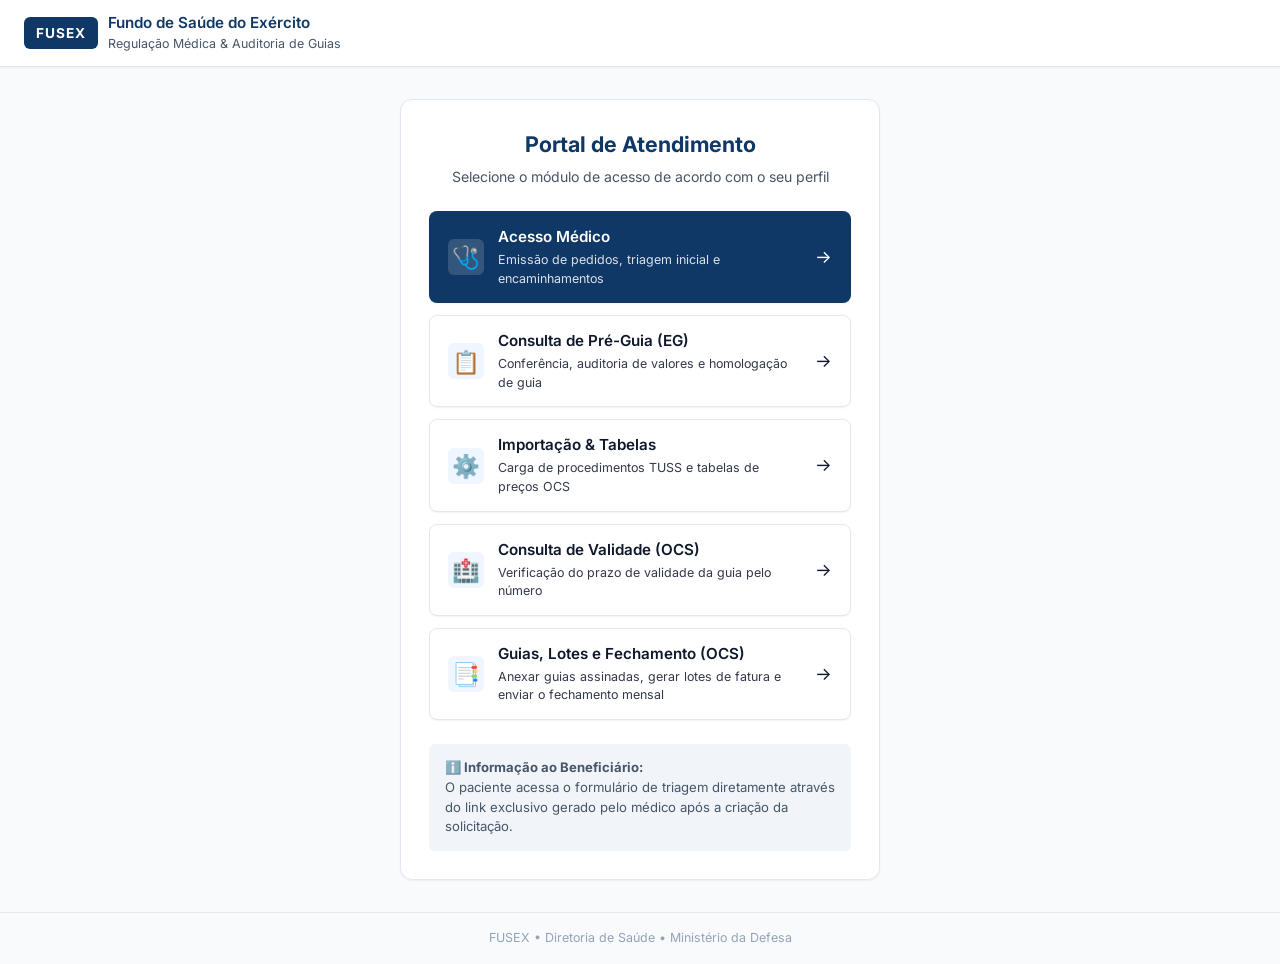
<file: fusex/src/main/resources/static/index.html>
<!DOCTYPE html>
<html lang="pt-BR">
<head>
<meta charset="UTF-8">
<meta name="viewport" content="width=device-width, initial-scale=1.0">
<title>FUSEX - Sistema de Regulação e Saúde Suplementar</title>
<link rel="stylesheet" href="css/fusex-theme.css">
<style>
  .portal-wrap {
    min-height: 100vh;
    display: flex;
    flex-direction: column;
  }
  .portal-body {
    flex: 1;
    display: flex;
    align-items: center;
    justify-content: center;
    padding: 32px 16px;
  }
  .portal-card {
    max-width: 480px;
    width: 100%;
  }
  .portal-options {
    display: flex;
    flex-direction: column;
    gap: 12px;
    margin-top: 24px;
  }
  .portal-btn {
    display: flex;
    align-items: center;
    gap: 14px;
    padding: 14px 18px;
    background: #fff;
    border: 1px solid var(--border-color);
    border-radius: var(--radius-md);
    text-decoration: none;
    color: var(--text-main);
    transition: all 0.2s cubic-bezier(0.4, 0, 0.2, 1);
    box-shadow: var(--shadow-sm);
  }
  .portal-btn:hover {
    border-color: var(--color-primary);
    transform: translateY(-2px);
    box-shadow: var(--shadow-md);
    background: var(--bg-subtle);
  }
  .portal-btn.primary {
    background: var(--color-primary);
    color: #fff;
    border-color: transparent;
  }
  .portal-btn.primary:hover {
    background: var(--color-primary-hover);
  }
  .portal-btn-icon {
    font-size: 1.4em;
    width: 36px;
    height: 36px;
    display: flex;
    align-items: center;
    justify-content: center;
    border-radius: var(--radius-sm);
    background: rgba(255, 255, 255, 0.15);
  }
  .portal-btn:not(.primary) .portal-btn-icon {
    background: var(--color-primary-light);
    color: var(--color-primary);
  }
  .portal-btn-info {
    flex: 1;
    text-align: left;
  }
  .portal-btn-title {
    font-weight: 600;
    font-size: 0.95em;
  }
  .portal-btn-desc {
    font-size: 0.78em;
    opacity: 0.85;
    margin-top: 2px;
  }
  .info-box {
    margin-top: 24px;
    padding: 14px 16px;
    background: var(--bg-muted);
    border-radius: var(--radius-sm);
    font-size: 0.82em;
    color: var(--text-muted);
    line-height: 1.5;
  }
  .footer {
    text-align: center;
    padding: 16px;
    font-size: 0.78em;
    color: var(--text-subtle);
    border-top: 1px solid var(--border-color);
  }
</style>
</head>
<body>
<div class="portal-wrap">
  <header class="app-header">
    <div class="brand-badge">
      <span class="brand-logo">FUSEX</span>
      <div>
        <div class="brand-title">Fundo de Saúde do Exército</div>
        <div class="brand-subtitle">Regulação Médica &amp; Auditoria de Guias</div>
      </div>
    </div>
  </header>

  <main class="portal-body">
    <div class="card portal-card">
      <div style="text-align: center; margin-bottom: 20px;">
        <h1 class="card-title">Portal de Atendimento</h1>
        <p class="card-subtitle">Selecione o módulo de acesso de acordo com o seu perfil</p>
      </div>

      <div class="portal-options">
        <a class="portal-btn primary" href="login.html">
          <div class="portal-btn-icon">🩺</div>
          <div class="portal-btn-info">
            <div class="portal-btn-title">Acesso Médico</div>
            <div class="portal-btn-desc">Emissão de pedidos, triagem inicial e encaminhamentos</div>
          </div>
          <span style="font-size: 1.1em;">→</span>
        </a>

        <a class="portal-btn" href="guia.html">
          <div class="portal-btn-icon">📋</div>
          <div class="portal-btn-info">
            <div class="portal-btn-title">Consulta de Pré-Guia (EG)</div>
            <div class="portal-btn-desc">Conferência, auditoria de valores e homologação de guia</div>
          </div>
          <span style="font-size: 1.1em;">→</span>
        </a>

        <a class="portal-btn" href="importacao.html">
          <div class="portal-btn-icon">⚙️</div>
          <div class="portal-btn-info">
            <div class="portal-btn-title">Importação &amp; Tabelas</div>
            <div class="portal-btn-desc">Carga de procedimentos TUSS e tabelas de preços OCS</div>
          </div>
          <span style="font-size: 1.1em;">→</span>
        </a>

        <a class="portal-btn" href="validade-guia.html">
          <div class="portal-btn-icon">🏥</div>
          <div class="portal-btn-info">
            <div class="portal-btn-title">Consulta de Validade (OCS)</div>
            <div class="portal-btn-desc">Verificação do prazo de validade da guia pelo número</div>
          </div>
          <span style="font-size: 1.1em;">→</span>
        </a>

        <a class="portal-btn" href="guias-ocs.html">
          <div class="portal-btn-icon">📑</div>
          <div class="portal-btn-info">
            <div class="portal-btn-title">Guias, Lotes e Fechamento (OCS)</div>
            <div class="portal-btn-desc">Anexar guias assinadas, gerar lotes de fatura e enviar o fechamento mensal</div>
          </div>
          <span style="font-size: 1.1em;">→</span>
        </a>
      </div>

      <div class="info-box">
        <strong>ℹ️ Informação ao Beneficiário:</strong><br>
        O paciente acessa o formulário de triagem diretamente através do link exclusivo gerado pelo médico após a criação da solicitação.
      </div>
    </div>
  </main>

  <footer class="footer">
    FUSEX &bull; Diretoria de Saúde &bull; Ministério da Defesa
  </footer>
</div>
</body>
</html>
</file>
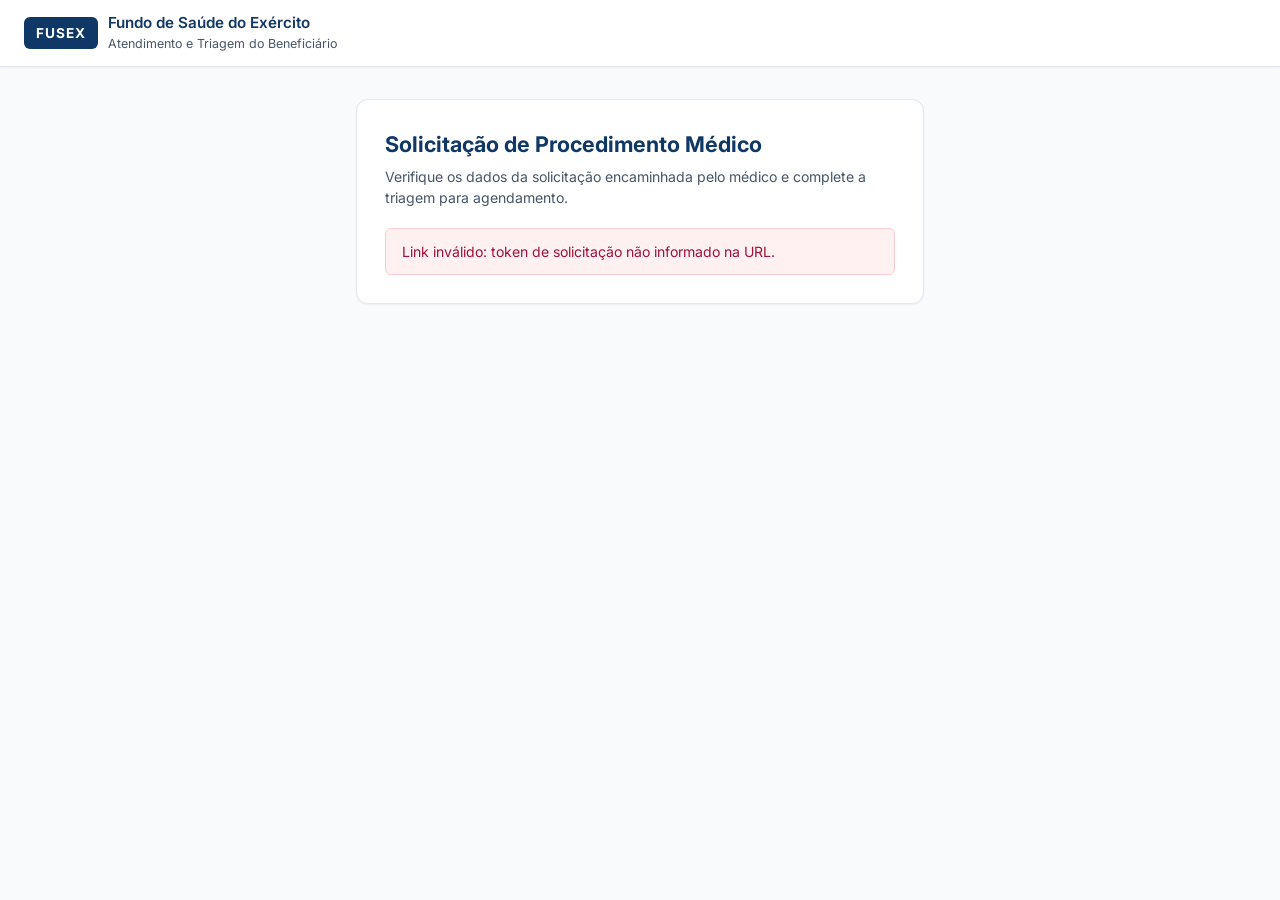
<file: fusex/src/main/resources/static/beneficiario.html>
<!DOCTYPE html>
<html lang="pt-BR">
<head>
  <meta charset="UTF-8">
  <meta name="viewport" content="width=device-width, initial-scale=1.0">
  <title>FUSEX - Atendimento e Triagem do Beneficiário</title>
  <link rel="stylesheet" href="css/fusex-theme.css">
</head>
<body>

  <!-- Header Institucional -->
  <header class="app-header">
    <a href="index.html" class="brand-badge">
      <div class="brand-logo">FUSEX</div>
      <div>
        <div class="brand-title">Fundo de Saúde do Exército</div>
        <div class="brand-subtitle">Atendimento e Triagem do Beneficiário</div>
      </div>
    </a>
  </header>

  <main class="app-container">
    <div class="card">
      <h1 class="card-title">Solicitação de Procedimento Médico</h1>
      <p class="card-subtitle">Verifique os dados da solicitação encaminhada pelo médico e complete a triagem para agendamento.</p>

      <!-- Estado: Carregando -->
      <div id="loading" class="alert alert-info" style="justify-content: center;">
        <span>Carregando dados da solicitação...</span>
      </div>

      <!-- Estado: Erro -->
      <div id="errorSection" class="alert alert-error" hidden></div>

      <!-- Estado: Já Preenchida -->
      <div id="jaPreenchida" class="alert alert-warning" style="display: none; flex-direction: column; gap: 12px;">
        <div style="font-weight: 600;">Esta solicitação já foi preenchida anteriormente.</div>
        <div style="font-size: 0.9em;">Os dados de triagem e a escolha da clínica já foram registrados no sistema.</div>
        <button type="button" id="btnJaPreenchida" class="btn btn-primary" style="margin-top: 4px;">Consultar Pré-Guia</button>
      </div>

      <!-- Resumo da Solicitação Médica -->
      <div id="infoSection" style="display: none; margin-top: 16px;">
        <h2 class="section-title">Dados da Solicitação Médica</h2>
        <div class="kv-list">
          <div class="kv-row">
            <span class="kv-label">Paciente</span>
            <span class="kv-val" id="nomePaciente">-</span>
          </div>
          <div class="kv-row">
            <span class="kv-label">Organização Militar (OM)</span>
            <span class="kv-val" id="om">-</span>
          </div>
          <div class="kv-row">
            <span class="kv-label">Especialidades</span>
            <span class="kv-val" id="especialidades">-</span>
          </div>
        </div>

        <div style="margin-top: 16px;">
          <label style="margin-bottom: 8px;">Procedimentos Solicitados</label>
          <div id="procedimentosInfoLista" style="display: flex; flex-direction: column; gap: 8px;"></div>
        </div>

        <div class="kv-row" style="margin-top: 12px; border-top: 1px solid var(--border-color); padding-top: 12px;">
          <span class="kv-label">Observação Médica</span>
          <span class="kv-val" id="observacao" style="font-weight: normal; font-size: 0.92em;">-</span>
        </div>
      </div>

      <!-- Formulário de Triagem -->
      <form id="triagemForm" style="display: none; margin-top: 24px;">
        <h2 class="section-title">Complete seus dados para encaminhamento</h2>

        <div class="row2">
          <div>
            <label for="cpfPrec">CPF / PREC</label>
            <input type="text" id="cpfPrec" required placeholder="000.000.000-00 ou PREC">
          </div>
          <div>
            <label for="idade">Idade</label>
            <input type="number" id="idade" required min="0" max="130" placeholder="Ex: 35">
          </div>
        </div>

        <label for="telefone">Telefone de Contato (WhatsApp)</label>
        <input type="text" id="telefone" required placeholder="(00) 00000-0000" maxlength="15">

        <label for="clinicaLaboratorio">Clínica / Laboratório (OCS Credenciada)</label>
        <select id="clinicaLaboratorio" required disabled>
          <option value="">Carregando clínicas credenciadas...</option>
        </select>

        <div style="display: flex; align-items: flex-start; gap: 10px; margin-top: 18px; padding: 12px; background: var(--bg-muted); border-radius: var(--radius-sm);">
          <input type="checkbox" id="aceitoTermos" required style="width: auto; margin-top: 3px; accent-color: var(--color-primary);">
          <label for="aceitoTermos" style="margin: 0; font-size: 0.85em; font-weight: normal; color: var(--text-main); cursor: pointer;">
            Declaro que as informações acima são verídicas e estou ciente de que esta solicitação passará por auditoria regulamentar do FUSEX.
          </label>
        </div>

        <button type="submit" class="btn btn-primary" style="margin-top: 20px;">Confirmar Solicitação</button>
      </form>

      <!-- Seção de Confirmação e Resultado -->
      <div id="resultSection" style="display: none; margin-top: 24px;">
        <div class="alert alert-success">
          <div style="flex: 1;">
            <div id="resultMensagem" style="font-weight: 600; font-size: 1.05em; margin-bottom: 4px;"></div>
            <div style="font-size: 0.9em;">Sua triagem foi concluída e o encaminhamento está registrado.</div>
          </div>
        </div>

        <div id="opcoes" style="display: flex; flex-direction: column; gap: 8px; margin-top: 16px;"></div>

        <button type="button" id="btnConsultarGuia" class="btn btn-primary" style="margin-top: 20px;">
          Visualizar Pré-Guia Médica
        </button>
      </div>

    </div>
  </main>

  <script>
    const params = new URLSearchParams(window.location.search);
    const token = params.get('token');

    const loading = document.getElementById('loading');
    const infoSection = document.getElementById('infoSection');
    const errorSection = document.getElementById('errorSection');
    const jaPreenchida = document.getElementById('jaPreenchida');
    const triagemForm = document.getElementById('triagemForm');
    const resultSection = document.getElementById('resultSection');
    const clinicaSelect = document.getElementById('clinicaLaboratorio');
    const telInput = document.getElementById('telefone');

    // Máscara de telefone interativa
    telInput.addEventListener('input', (e) => {
      let v = e.target.value.replace(/\D/g, '');
      if (v.length > 11) v = v.slice(0, 11);
      if (v.length > 10) {
        v = `(${v.slice(0, 2)}) ${v.slice(2, 7)}-${v.slice(7)}`;
      } else if (v.length > 6) {
        v = `(${v.slice(0, 2)}) ${v.slice(2, 6)}-${v.slice(6)}`;
      } else if (v.length > 2) {
        v = `(${v.slice(0, 2)}) ${v.slice(2)}`;
      } else if (v.length > 0) {
        v = `(${v}`;
      }
      e.target.value = v;
    });

    function irParaPreGuia() {
      window.location.href = `guia.html?token=${encodeURIComponent(token)}`;
    }

    document.getElementById('btnConsultarGuia').addEventListener('click', irParaPreGuia);
    document.getElementById('btnJaPreenchida').addEventListener('click', irParaPreGuia);

    async function carregarOcsPorEspecialidades(especialidades) {
      clinicaSelect.disabled = true;
      clinicaSelect.innerHTML = '<option value="">Carregando clínicas credenciadas...</option>';

      if (!especialidades || especialidades.length === 0) {
        clinicaSelect.innerHTML = '<option value="">Especialidades da solicitação não encontradas</option>';
        return;
      }

      try {
        const query = especialidades.map(encodeURIComponent).join(',');
        const res = await fetch(`/api/ocs?especialidades=${query}`);
        const data = await res.json();

        if (data.length === 0) {
          clinicaSelect.innerHTML = '<option value="">Nenhuma clínica credenciada encontrada para estas especialidades</option>';
          return;
        }

        clinicaSelect.innerHTML = '<option value="">Selecione a clínica / laboratório desejado...</option>';
        data.forEach(o => {
          const option = document.createElement('option');
          option.value = o.ocsId;
          const local = (o.ocsEnderecoCidade && o.ocsEnderecoUf) ? ` (${o.ocsEnderecoCidade}/${o.ocsEnderecoUf})` : '';
          option.textContent = `${o.ocsNome}${local}`;
          clinicaSelect.appendChild(option);
        });
        clinicaSelect.disabled = false;
      } catch (err) {
        clinicaSelect.innerHTML = '<option value="">Erro ao carregar clínicas</option>';
      }
    }

    async function carregarSolicitacao() {
      if (!token) {
        loading.style.display = 'none';
        errorSection.hidden = false;
        errorSection.textContent = 'Link inválido: token de solicitação não informado na URL.';
        return;
      }

      try {
        const res = await fetch(`/api/solicitacoes/publico/${token}`);
        const data = await res.json();
        loading.style.display = 'none';

        if (!res.ok) {
          errorSection.hidden = false;
          errorSection.textContent = data.error || 'Solicitação médica não encontrada ou expirada.';
          return;
        }

        infoSection.style.display = 'block';
        document.getElementById('nomePaciente').textContent = data.nomePaciente || '-';
        document.getElementById('om').textContent = data.om || '-';
        document.getElementById('especialidades').textContent = (data.especialidades && data.especialidades.length > 0)
          ? data.especialidades.join(', ')
          : '-';

        const procLista = document.getElementById('procedimentosInfoLista');
        procLista.innerHTML = '';
        if (data.procedimentos && data.procedimentos.length > 0) {
          data.procedimentos.forEach(p => {
            const item = document.createElement('div');
            item.style.background = 'var(--bg-subtle)';
            item.style.border = '1px solid var(--border-color)';
            item.style.borderRadius = 'var(--radius-sm)';
            item.style.padding = '8px 12px';
            item.innerHTML = `<div style="font-weight: 600; font-size: 0.9em; color: var(--color-primary);">${p.descricao}</div>` +
                             `<div style="font-size: 0.78em; color: var(--text-muted); margin-top: 2px;">Código DGP: <strong>${p.codigoDgp}</strong></div>`;
            procLista.appendChild(item);
          });
        } else {
          procLista.innerHTML = '<span style="color: var(--text-muted); font-size: 0.88em;">Nenhum procedimento informado.</span>';
        }

        document.getElementById('observacao').textContent = data.observacao || 'Nenhuma observação registrada.';

        if (data.triagemPreenchida) {
          jaPreenchida.style.display = 'flex';
        } else {
          triagemForm.style.display = 'block';
          if (data.cpfPrec) {
            document.getElementById('cpfPrec').value = data.cpfPrec;
          }
          if (data.idade) {
            document.getElementById('idade').value = data.idade;
          }
          if (data.telefone) {
            document.getElementById('telefone').value = data.telefone;
          }
          carregarOcsPorEspecialidades(data.especialidades);
        }
      } catch (err) {
        loading.style.display = 'none';
        errorSection.hidden = false;
        errorSection.textContent = 'Erro de comunicação ao carregar a solicitação. Tente novamente.';
      }
    }

    triagemForm.addEventListener('submit', async (e) => {
      e.preventDefault();

      const payload = {
        cpfPrec: document.getElementById('cpfPrec').value.trim(),
        idade: Number(document.getElementById('idade').value),
        telefone: document.getElementById('telefone').value.trim(),
        ocsId: Number(document.getElementById('clinicaLaboratorio').value),
        aceitoTermos: document.getElementById('aceitoTermos').checked
      };

      try {
        const res = await fetch(`/api/solicitacoes/publico/${token}/triagem`, {
          method: 'POST',
          headers: { 'Content-Type': 'application/json; charset=UTF-8' },
          body: JSON.stringify(payload)
        });
        const data = await res.json();

        if (!res.ok) {
          const msg = data.campos
            ? Object.entries(data.campos).map(([k, v]) => `${k}: ${v}`).join(' | ')
            : (data.error || 'Erro ao processar dados de triagem');
          throw new Error(msg);
        }

        triagemForm.style.display = 'none';
        resultSection.style.display = 'block';
        document.getElementById('resultMensagem').textContent = data.mensagem || 'Triagem registrada com sucesso!';

        const opcoesDiv = document.getElementById('opcoes');
        opcoesDiv.innerHTML = '';
        (data.opcoes || []).forEach(o => {
          const div = document.createElement('div');
          div.style.background = 'var(--bg-surface)';
          div.style.border = '1px solid var(--color-success-border)';
          div.style.borderRadius = 'var(--radius-sm)';
          div.style.padding = '10px 14px';
          div.innerHTML = `<div style="font-weight: 600; color: var(--color-success-text); font-size: 0.9em;">${o.tipo}</div>` +
                          `<div style="font-size: 0.86em; color: var(--text-main); margin-top: 2px;">${o.descricao}</div>`;
          opcoesDiv.appendChild(div);
        });
      } catch (err) {
        alert(err.message);
      }
    });

    carregarSolicitacao();
  </script>
</body>
</html>
</file>
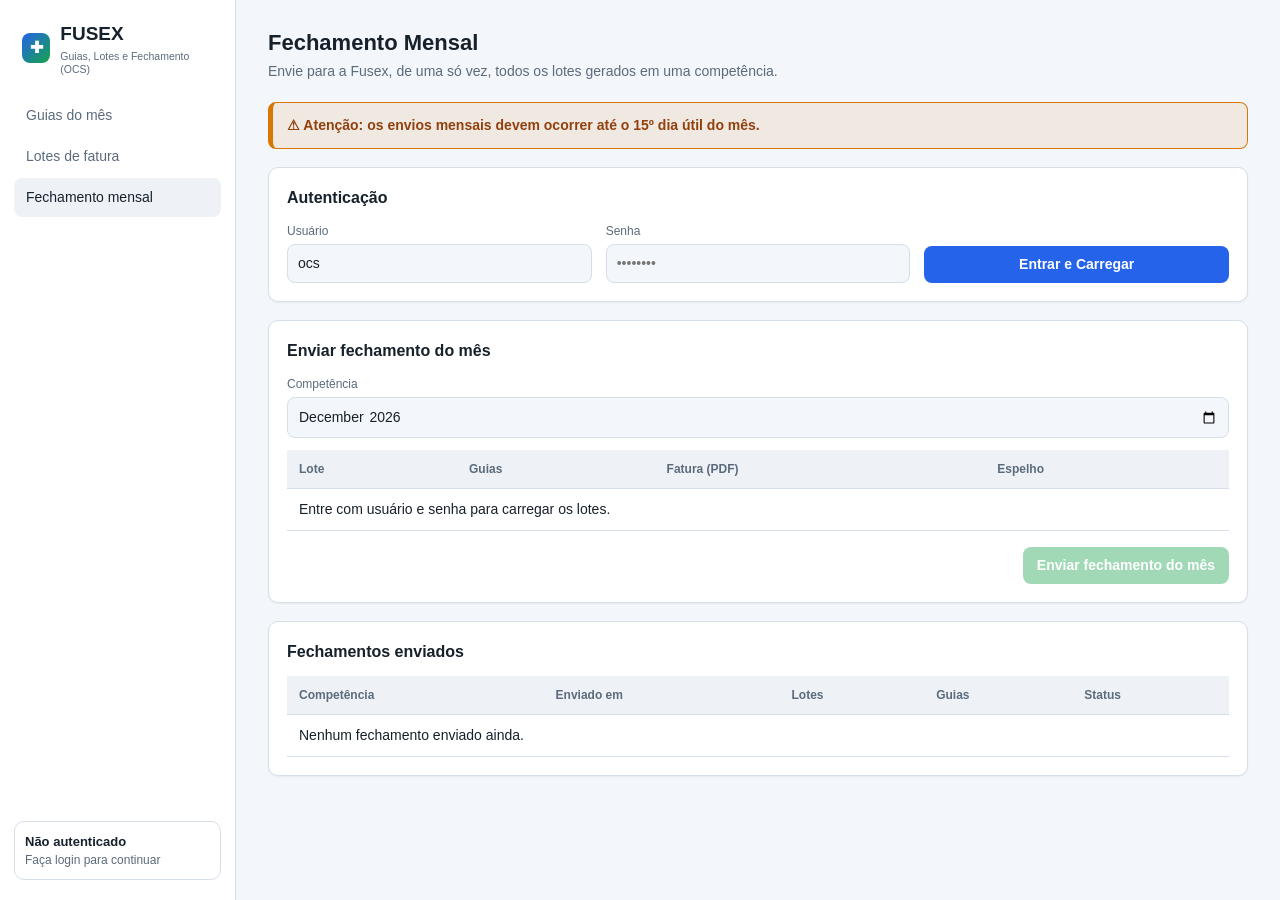
<file: fusex/src/main/resources/static/fechamento-ocs.html>
<!DOCTYPE html>
<html lang="pt-BR">
<head>
  <meta charset="UTF-8">
  <meta name="viewport" content="width=device-width, initial-scale=1.0">
  <title>FUSEX - Fechamento Mensal</title>
  <link rel="stylesheet" href="css/ocs-mockup-theme.css">
</head>
<body>

  <aside>
    <a href="index.html" class="brand"><i>✚</i><span>FUSEX<small>Guias, Lotes e Fechamento (OCS)</small></span></a>
    <nav class="nav">
      <a href="guias-ocs.html">Guias do mês</a>
      <a href="lotes-ocs.html">Lotes de fatura</a>
      <a href="fechamento-ocs.html" class="on">Fechamento mensal</a>
    </nav>
    <div class="who" id="who">
      <b>Não autenticado</b>
      Faça login para continuar
    </div>
  </aside>

  <main>
    <h1>Fechamento Mensal</h1>
    <p class="sub">Envie para a Fusex, de uma só vez, todos os lotes gerados em uma competência.</p>
    <div class="warn">⚠ Atenção: os envios mensais devem ocorrer até o 15º dia útil do mês.</div>

    <div class="card">
      <h2>Autenticação</h2>
      <div class="row">
        <div><label for="user">Usuário</label><input id="user" value="ocs"></div>
        <div><label for="pass">Senha</label><input id="pass" type="password" placeholder="••••••••"></div>
        <div style="display: flex; align-items: flex-end;">
          <button id="carregarBtn" class="btn" style="width: 100%;">Entrar e Carregar</button>
        </div>
      </div>
    </div>

    <div id="erroGlobal" class="erro" hidden></div>

    <div class="card">
      <h2>Enviar fechamento do mês</h2>
      <div class="row">
        <div><label for="competencia">Competência</label><input type="month" id="competencia"></div>
      </div>

      <div class="tw" style="margin-top: 12px;">
        <table>
          <thead>
            <tr>
              <th>Lote</th>
              <th>Guias</th>
              <th>Fatura (PDF)</th>
              <th>Espelho</th>
            </tr>
          </thead>
          <tbody id="tbResumo">
            <tr><td colspan="4">Entre com usuário e senha para carregar os lotes.</td></tr>
          </tbody>
        </table>
      </div>

      <div class="acts">
        <button id="enviarFechamentoBtn" class="btn g" disabled>Enviar fechamento do mês</button>
      </div>
    </div>

    <div class="card">
      <h2>Fechamentos enviados</h2>
      <div class="tw">
        <table>
          <thead>
            <tr>
              <th>Competência</th>
              <th>Enviado em</th>
              <th>Lotes</th>
              <th>Guias</th>
              <th>Status</th>
            </tr>
          </thead>
          <tbody id="tbEnviados">
            <tr><td colspan="5">Nenhum fechamento enviado ainda.</td></tr>
          </tbody>
        </table>
      </div>
    </div>
  </main>

  <div class="ov" id="mConf" role="dialog" aria-modal="true" aria-labelledby="cfT">
    <div class="modal" style="max-width: 460px;">
      <h2 id="cfT">Confirmar envio do fechamento do mês</h2>
      <p id="cfTxt"></p>
      <div id="modalErro" class="erro" hidden></div>
      <div class="acts">
        <button class="btn o" id="cancelarEnvioBtn">Voltar</button>
        <button class="btn g" id="confirmarEnvioBtn">Confirmar envio</button>
      </div>
    </div>
  </div>

  <div class="toast" id="toast"></div>

  <script>
    const $ = id => document.getElementById(id);
    const MESES = ['', 'Jan', 'Fev', 'Mar', 'Abr', 'Mai', 'Jun', 'Jul', 'Ago', 'Set', 'Out', 'Nov', 'Dez'];
    const formatarCompetencia = (ano, mes) => `${MESES[mes]}/${ano}`;
    const STATUS_LABEL = { AGUARDANDO_FATURAMENTO: 'Aguardando faturamento' };
    let tt;

    const hoje = new Date();
    $('competencia').value = hoje.toISOString().slice(0, 7);

    function toast(m, err) {
      const t = $('toast');
      t.textContent = m;
      t.className = 'toast on' + (err ? ' err' : '');
      clearTimeout(tt);
      tt = setTimeout(() => t.classList.remove('on'), 3600);
    }

    function authHeader() {
      const user = $('user').value.trim();
      const pass = $('pass').value;
      if (!user || !pass) return null;
      return 'Basic ' + btoa(user + ':' + pass);
    }

    function mostrarErroGlobal(msg) {
      const el = $('erroGlobal');
      el.textContent = msg;
      el.hidden = false;
    }

    function competenciaSelecionada() {
      const [ano, mes] = $('competencia').value.split('-').map(Number);
      return { ano, mes };
    }

    async function carregarResumo(auth) {
      const { ano, mes } = competenciaSelecionada();
      const res = await fetch('/api/lotes', { headers: { 'Authorization': auth } });
      const data = await res.json();
      if (!res.ok) throw new Error(data.error || 'Não foi possível carregar os lotes.');

      const lotesDaCompetencia = data.filter(l => l.competenciaAno === ano && l.competenciaMes === mes);

      $('tbResumo').innerHTML = lotesDaCompetencia.length
        ? lotesDaCompetencia.map(l => `<tr>
            <td>Lote ${l.numeroLote}</td>
            <td>${l.quantidadeGuias}</td>
            <td>${l.faturaNomeArquivo}</td>
            <td>${l.espelhoNomeArquivo}</td>
          </tr>`).join('')
        : '<tr><td colspan="4">Nenhum lote pendente de envio nesta competência.</td></tr>';

      $('enviarFechamentoBtn').disabled = lotesDaCompetencia.length === 0;
    }

    async function carregarEnviados(auth) {
      const res = await fetch('/api/fechamentos', { headers: { 'Authorization': auth } });
      const data = await res.json();
      if (!res.ok) throw new Error(data.error || 'Não foi possível carregar os fechamentos.');

      $('tbEnviados').innerHTML = data.length
        ? data.map(f => `<tr>
            <td>${formatarCompetencia(f.competenciaAno, f.competenciaMes)}</td>
            <td>${new Date(f.dataEnvio).toLocaleString('pt-BR')}</td>
            <td>${f.quantidadeLotes}</td>
            <td>${f.quantidadeGuias}</td>
            <td><span class="tag t-info">${STATUS_LABEL[f.status] || f.status}</span></td>
          </tr>`).join('')
        : '<tr><td colspan="5">Nenhum fechamento enviado ainda.</td></tr>';
    }

    async function carregarTudo() {
      $('erroGlobal').hidden = true;
      const auth = authHeader();
      if (!auth) {
        mostrarErroGlobal('Informe usuário e senha.');
        return;
      }

      try {
        $('who').innerHTML = `<b>${$('user').value.trim()}</b>Autenticado`;
        await carregarResumo(auth);
        await carregarEnviados(auth);
      } catch (err) {
        mostrarErroGlobal(err.message || 'Erro ao carregar os dados. Tente novamente.');
      }
    }

    function pedirEnvio() {
      if ($('enviarFechamentoBtn').disabled) return;
      const { ano, mes } = competenciaSelecionada();
      $('cfTxt').innerHTML = `Você está prestes a enviar o fechamento de <b>${formatarCompetencia(ano, mes)}</b> para a Fusex. Depois do envio os lotes não podem ser alterados. Confirma o envio?`;
      $('modalErro').hidden = true;
      $('mConf').classList.add('on');
    }

    function fecharConf() {
      $('mConf').classList.remove('on');
    }

    async function confirmarEnvio() {
      const auth = authHeader();
      if (!auth) return;

      const { ano, mes } = competenciaSelecionada();

      try {
        const res = await fetch('/api/fechamentos', {
          method: 'POST',
          headers: { 'Authorization': auth, 'Content-Type': 'application/json' },
          body: JSON.stringify({ competenciaAno: ano, competenciaMes: mes })
        });
        const data = await res.json();

        if (!res.ok) {
          $('modalErro').textContent = data.error || 'Não foi possível enviar o fechamento.';
          $('modalErro').hidden = false;
          return;
        }

        fecharConf();
        await carregarResumo(auth);
        await carregarEnviados(auth);
        toast('Fechamento de ' + formatarCompetencia(ano, mes) + ' enviado para a Fusex.');
      } catch (err) {
        $('modalErro').textContent = 'Erro ao enviar o fechamento. Tente novamente.';
        $('modalErro').hidden = false;
      }
    }

    $('carregarBtn').addEventListener('click', carregarTudo);
    $('enviarFechamentoBtn').addEventListener('click', pedirEnvio);
    $('cancelarEnvioBtn').addEventListener('click', fecharConf);
    $('confirmarEnvioBtn').addEventListener('click', confirmarEnvio);
    $('competencia').addEventListener('change', () => {
      const auth = authHeader();
      if (auth) carregarResumo(auth).catch(() => {});
    });
    document.addEventListener('keydown', e => { if (e.key === 'Escape') fecharConf(); });
  </script>
</body>
</html>
</file>
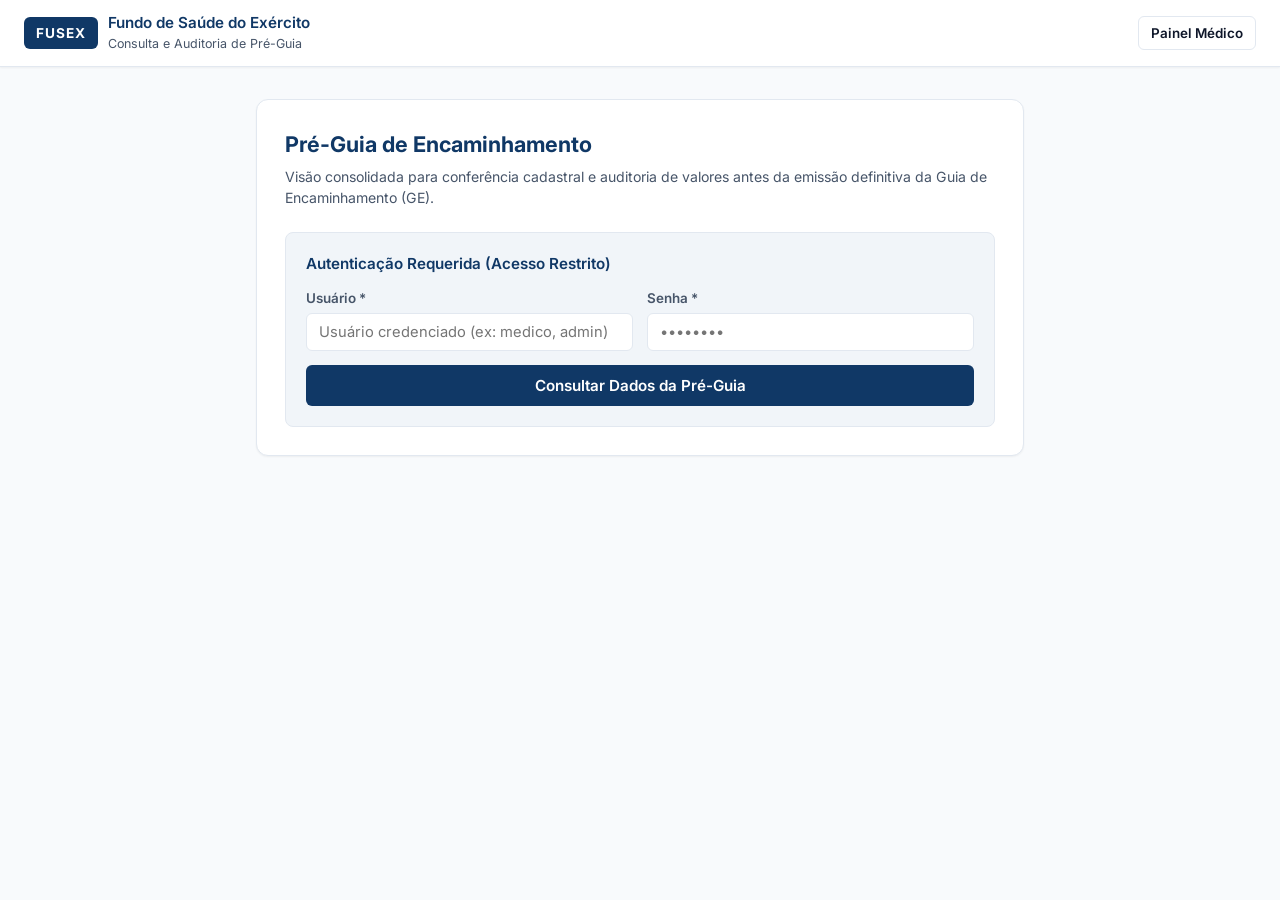
<file: fusex/src/main/resources/static/guia.html>
<!DOCTYPE html>
<html lang="pt-BR">
<head>
  <meta charset="UTF-8">
  <meta name="viewport" content="width=device-width, initial-scale=1.0">
  <title>FUSEX - Consulta de Pré-Guia Médica</title>
  <link rel="stylesheet" href="css/fusex-theme.css">
  <style>
    @media print {
      .guia-header-print {
        border-bottom: 2px solid #000;
        padding-bottom: 12px;
        margin-bottom: 20px;
      }
    }
  </style>
</head>
<body>

  <!-- Header Institucional -->
  <header class="app-header no-print">
    <a href="index.html" class="brand-badge">
      <div class="brand-logo">FUSEX</div>
      <div>
        <div class="brand-title">Fundo de Saúde do Exército</div>
        <div class="brand-subtitle">Consulta e Auditoria de Pré-Guia</div>
      </div>
    </a>
    <div style="display: flex; gap: 8px;">
      <a href="medico.html" class="btn btn-secondary" style="margin: 0; padding: 6px 12px; font-size: 0.84em; width: auto;">
        Painel Médico
      </a>
    </div>
  </header>

  <main class="app-container wide">
    <div class="card">
      <div style="display: flex; justify-content: space-between; align-items: flex-start; gap: 16px;">
        <div>
          <h1 class="card-title">Pré-Guia de Encaminhamento</h1>
          <p class="card-subtitle" style="margin-bottom: 0;">
            Visão consolidada para conferência cadastral e auditoria de valores antes da emissão definitiva da Guia de Encaminhamento (GE).
          </p>
        </div>
        <button type="button" id="btnImprimir" class="btn btn-secondary no-print" style="margin: 0; width: auto; padding: 8px 14px; font-size: 0.85em; display: none;" onclick="window.print()">
          <svg width="16" height="16" viewBox="0 0 24 24" fill="none" stroke="currentColor" stroke-width="2" stroke-linecap="round" stroke-linejoin="round">
            <polyline points="6 9 6 2 18 2 18 9"></polyline>
            <path d="M6 18H4a2 2 0 0 1-2-2v-5a2 2 0 0 1 2-2h16a2 2 0 0 1 2 2v5a2 2 0 0 1-2 2h-2"></path>
            <rect x="6" y="14" width="12" height="8"></rect>
          </svg>
          Imprimir / Salvar PDF
        </button>
      </div>

      <!-- Seção de Autenticação -->
      <div id="loginSection" style="margin-top: 24px; padding: 20px; background: var(--bg-muted); border-radius: var(--radius-md); border: 1px solid var(--border-color);" class="no-print">
        <h2 style="font-size: 0.95em; font-weight: 600; color: var(--color-primary); margin: 0 0 12px 0;">
          Autenticação Requerida (Acesso Restrito)
        </h2>
        <div class="row2">
          <div>
            <label for="user" style="margin-top: 0;">Usuário *</label>
            <input type="text" id="user" placeholder="Usuário credenciado (ex: medico, admin)">
          </div>
          <div>
            <label for="pass" style="margin-top: 0;">Senha *</label>
            <input type="password" id="pass" placeholder="••••••••">
          </div>
        </div>
        <button id="consultarBtn" type="button" class="btn btn-primary" style="margin-top: 14px;">
          Consultar Dados da Pré-Guia
        </button>
      </div>

      <!-- Mensagens de Carregamento e Erro -->
      <div id="loading" class="alert alert-info no-print" hidden style="justify-content: center;">
        <span>Consultando dados da pré-guia no servidor...</span>
      </div>
      <div id="errorMsg" class="alert alert-error no-print" hidden></div>

      <!-- Resultado Detalhado da Pré-Guia -->
      <div id="resultado" hidden style="margin-top: 24px;">

        <!-- 1. Beneficiário -->
        <h2 class="section-title">
          <svg width="18" height="18" viewBox="0 0 24 24" fill="none" stroke="currentColor" stroke-width="2" stroke-linecap="round" stroke-linejoin="round">
            <path d="M20 21v-2a4 4 0 0 0-4-4H8a4 4 0 0 0-4 4v2"></path>
            <circle cx="12" cy="7" r="4"></circle>
          </svg>
          Dados do Beneficiário
        </h2>
        <div class="kv-list">
          <div class="kv-row">
            <span class="kv-label">Nome Completo</span>
            <span class="kv-val" id="benNome">-</span>
          </div>
          <div class="kv-row">
            <span class="kv-label">Idade</span>
            <span class="kv-val" id="benIdade">-</span>
          </div>
          <div class="kv-row">
            <span class="kv-label">CPF / PREC</span>
            <span class="kv-val" id="benCpf">-</span>
          </div>
          <div class="kv-row">
            <span class="kv-label">Telefone de Contato</span>
            <span class="kv-val" id="benTelefone">-</span>
          </div>
        </div>

        <!-- 2. OCS Credenciada -->
        <h2 class="section-title">
          <svg width="18" height="18" viewBox="0 0 24 24" fill="none" stroke="currentColor" stroke-width="2" stroke-linecap="round" stroke-linejoin="round">
            <rect x="3" y="3" width="18" height="18" rx="2" ry="2"></rect>
            <line x1="9" y1="9" x2="15" y2="9"></line>
            <line x1="9" y1="13" x2="15" y2="13"></line>
            <line x1="9" y1="17" x2="13" y2="17"></line>
          </svg>
          Organização Civil de Saúde (OCS Credenciada)
        </h2>
        <div class="kv-list">
          <div class="kv-row">
            <span class="kv-label">Razão Social / Nome</span>
            <span class="kv-val" id="ocsNome">-</span>
          </div>
          <div class="kv-row">
            <span class="kv-label">CNPJ / Inscrição Federal</span>
            <span class="kv-val" id="ocsCnpj">-</span>
          </div>
          <div class="kv-row">
            <span class="kv-label">Endereço</span>
            <span class="kv-val" id="ocsEndereco">-</span>
          </div>
          <div class="kv-row">
            <span class="kv-label">Contato Responsável</span>
            <span class="kv-val" id="ocsContato">-</span>
          </div>
          <div class="kv-row">
            <span class="kv-label">Telefone</span>
            <span class="kv-val" id="ocsTelefone">-</span>
          </div>
        </div>

        <!-- 3. Médico Emissor -->
        <h2 class="section-title">
          <svg width="18" height="18" viewBox="0 0 24 24" fill="none" stroke="currentColor" stroke-width="2" stroke-linecap="round" stroke-linejoin="round">
            <path d="M22 12h-4l-3 9L9 3l-3 9H2"></path>
          </svg>
          Médico Solicitante / Emissor
        </h2>
        <div class="kv-list">
          <div class="kv-row">
            <span class="kv-label">Nome do Médico</span>
            <span class="kv-val" id="emissorNome">-</span>
          </div>
          <div class="kv-row">
            <span class="kv-label">Registro Profissional (CRM)</span>
            <span class="kv-val" id="emissorCrm">-</span>
          </div>
        </div>

        <!-- 4. Procedimentos -->
        <h2 class="section-title">
          <svg width="18" height="18" viewBox="0 0 24 24" fill="none" stroke="currentColor" stroke-width="2" stroke-linecap="round" stroke-linejoin="round">
            <line x1="12" y1="1" x2="12" y2="23"></line>
            <path d="M17 5H9.5a3.5 3.5 0 0 0 0 7h5a3.5 3.5 0 0 1 0 7H6"></path>
          </svg>
          Procedimentos
        </h2>
        <div id="procedimentosLista"></div>

        <div id="totalAuditBox" class="audit-total-box" style="display: none;">
          <span class="audit-total-label">Custo Total</span>
          <span class="audit-total-value" id="totalAuditValor">R$ 0,00</span>
        </div>

        <!-- 5. Informações Gerais -->
        <h2 class="section-title">
          <svg width="18" height="18" viewBox="0 0 24 24" fill="none" stroke="currentColor" stroke-width="2" stroke-linecap="round" stroke-linejoin="round">
            <circle cx="12" cy="12" r="10"></circle>
            <polyline points="12 6 12 12 16 14"></polyline>
          </svg>
          Informações Gerais
        </h2>
        <div class="kv-list">
          <div class="kv-row">
            <span class="kv-label">Data de Registro</span>
            <span class="kv-val" id="infoData">-</span>
          </div>
          <div class="kv-row">
            <span class="kv-label">Unidade Gestora de Origem (UG)</span>
            <span class="kv-val" id="infoUnidade">-</span>
          </div>
        </div>

        <!-- 6. Importação da Guia Emitida -->
        <h2 class="section-title no-print">
          <svg width="18" height="18" viewBox="0 0 24 24" fill="none" stroke="currentColor" stroke-width="2" stroke-linecap="round" stroke-linejoin="round">
            <path d="M14 2H6a2 2 0 0 0-2 2v16a2 2 0 0 0 2 2h12a2 2 0 0 0 2-2V8z"></path>
            <polyline points="14 2 14 8 20 8"></polyline>
          </svg>
          Importação da Guia Emitida (PDF)
        </h2>
        <p class="card-subtitle no-print" style="margin-bottom: 8px;">
          Depois de emitir a guia no sistema externo do governo, importe o PDF aqui para registrar o número e iniciar a contagem do prazo de validade.
        </p>
        <div class="file-upload-box no-print">
          <input type="file" id="guiaPdfInput" accept="application/pdf">
        </div>
        <button type="button" id="importarGuiaBtn" class="btn btn-secondary no-print">
          Importar PDF da Guia
        </button>
        <div id="importGuiaResultado" class="log-box no-print" hidden></div>

        <div id="corrigirNumeroBox" class="no-print" hidden style="margin-top: 12px;">
          <label for="numeroGuiaManual">Corrigir número da guia manualmente</label>
          <input type="text" id="numeroGuiaManual" placeholder="Digite o número correto">
          <button type="button" id="corrigirNumeroBtn" class="btn btn-secondary">
            Salvar Número Corrigido
          </button>
        </div>

      </div>
    </div>
  </main>

  <script>
    const params = new URLSearchParams(window.location.search);
    const token = params.get('token');

    const loginSection = document.getElementById('loginSection');
    const loading = document.getElementById('loading');
    const errorMsg = document.getElementById('errorMsg');
    const resultado = document.getElementById('resultado');
    const btnImprimir = document.getElementById('btnImprimir');
    const totalAuditBox = document.getElementById('totalAuditBox');
    const totalAuditValor = document.getElementById('totalAuditValor');

    // Auto-preencher credenciais se houver sessão ativa
    const savedAuth = sessionStorage.getItem('fusex_auth');
    const savedUser = sessionStorage.getItem('fusex_user');
    if (savedUser) {
      document.getElementById('user').value = savedUser;
    }

    function preencher(id, valor, rotuloPendente) {
      const el = document.getElementById(id);
      if (!el) return;
      if (valor === null || valor === undefined || valor === '') {
        el.textContent = rotuloPendente || 'Não informado';
        el.classList.add('pendente');
      } else {
        el.textContent = valor;
        el.classList.remove('pendente');
      }
    }

    async function consultar() {
      errorMsg.hidden = true;
      resultado.hidden = true;
      btnImprimir.style.display = 'none';

      if (!token) {
        errorMsg.textContent = 'Link inválido: token não informado na URL.';
        errorMsg.hidden = false;
        return;
      }

      let authHeader = '';
      const user = document.getElementById('user').value.trim();
      const pass = document.getElementById('pass').value;

      if (user && pass) {
        authHeader = 'Basic ' + btoa(user + ':' + pass);
      } else if (savedAuth) {
        authHeader = 'Basic ' + savedAuth;
      } else {
        errorMsg.textContent = 'Por favor, informe seu usuário e senha para consultar a pré-guia.';
        errorMsg.hidden = false;
        return;
      }

      loading.hidden = false;

      try {
        const res = await fetch(`/api/solicitacoes/${token}/pre-guia`, {
          headers: { 'Authorization': authHeader }
        });
        const data = await res.json();
        loading.hidden = true;

        if (!res.ok) {
          errorMsg.textContent = data.error || 'Não foi possível consultar a pré-guia. Verifique suas credenciais.';
          errorMsg.hidden = false;
          loginSection.hidden = false;
          return;
        }

        // Preenche Beneficiário
        const ben = data.beneficiario || {};
        preencher('benNome', ben.nome);
        preencher('benIdade', ben.idade ? `${ben.idade} anos` : null);
        preencher('benCpf', ben.cpfPrec);
        preencher('benTelefone', ben.telefone);

        // Preenche OCS
        const ocs = data.ocs || {};
        preencher('ocsNome', ocs.ocsNome);
        preencher('ocsCnpj', ocs.ocsInscricaoFederal, 'Não cadastrado');
        const endereco = [ocs.ocsEndereco, ocs.ocsEnderecoNumero, ocs.ocsEnderecoBairro, ocs.ocsEnderecoCidade, ocs.ocsEnderecoUf]
          .filter(Boolean).join(', ');
        preencher('ocsEndereco', endereco, 'Não cadastrado');
        preencher('ocsContato', ocs.ocsContatoNome, 'Não cadastrado');
        preencher('ocsTelefone', ocs.ocsContatoTelefone, 'Não cadastrado');

        // Preenche Médico Emissor
        const emissor = data.medicoEmissor || {};
        preencher('emissorNome', emissor.nome);
        preencher('emissorCrm', emissor.crm);

        // Preenche Procedimentos & Auditoria Financeira
        const procDiv = document.getElementById('procedimentosLista');
        procDiv.innerHTML = '';

        let total = 0;
        let temValores = false;

        const procedimentos = data.procedimentos || [];
        if (procedimentos.length > 0) {
          const table = document.createElement('table');
          table.className = 'data-table';
          table.innerHTML = `
            <thead>
              <tr>
                <th style="width: 140px;">Código DGP</th>
                <th>Descrição do Procedimento TUSS</th>
                <th style="width: 150px; text-align: right;">Valor Unitário</th>
              </tr>
            </thead>
            <tbody></tbody>
          `;

          const tbody = table.querySelector('tbody');
          procedimentos.forEach(p => {
            const tr = document.createElement('tr');
            let precoTexto = 'A consultar';
            if (p.valor !== null && p.valor !== undefined) {
              const numVal = Number(p.valor);
              precoTexto = numVal.toLocaleString('pt-BR', { style: 'currency', currency: 'BRL' });
              total += numVal;
              temValores = true;
            }

            tr.innerHTML = `
              <td><strong>${p.procedimentoCodigoDgp}</strong></td>
              <td>${p.procedimentoDescricao}</td>
              <td style="text-align: right; font-weight: 600; color: var(--color-primary);">${precoTexto}</td>
            `;
            tbody.appendChild(tr);
          });

          procDiv.appendChild(table);

          if (temValores) {
            totalAuditBox.style.display = 'flex';
            totalAuditValor.textContent = total.toLocaleString('pt-BR', { style: 'currency', currency: 'BRL' });
          } else {
            totalAuditBox.style.display = 'none';
          }
        } else {
          procDiv.innerHTML = '<div style="color: var(--text-muted); font-size: 0.88em; padding: 8px 0;">Nenhum procedimento associado a esta solicitação.</div>';
          totalAuditBox.style.display = 'none';
        }

        // Informações Gerais
        const dataFormatada = (data.informacoesGerais && data.informacoesGerais.data)
          ? new Date(data.informacoesGerais.data).toLocaleString('pt-BR')
          : null;
        preencher('infoData', dataFormatada);
        preencher('infoUnidade', data.informacoesGerais && data.informacoesGerais.unidadeGestoraOrigem);

        resultado.hidden = false;
        btnImprimir.style.display = 'inline-flex';
        loginSection.hidden = true;
      } catch (err) {
        loading.hidden = true;
        errorMsg.textContent = 'Erro ao consultar a pré-guia no servidor. Tente novamente.';
        errorMsg.hidden = false;
        loginSection.hidden = false;
      }
    }

    const guiaPdfInput = document.getElementById('guiaPdfInput');
    const importarGuiaBtn = document.getElementById('importarGuiaBtn');
    const importGuiaResultado = document.getElementById('importGuiaResultado');
    const corrigirNumeroBox = document.getElementById('corrigirNumeroBox');
    const numeroGuiaManual = document.getElementById('numeroGuiaManual');
    const corrigirNumeroBtn = document.getElementById('corrigirNumeroBtn');

    function authHeaderAtual() {
      const user = document.getElementById('user').value.trim();
      const pass = document.getElementById('pass').value;
      if (user && pass) return 'Basic ' + btoa(user + ':' + pass);
      if (savedAuth) return 'Basic ' + savedAuth;
      return null;
    }

    async function importarGuiaPdf() {
      importGuiaResultado.hidden = true;
      corrigirNumeroBox.hidden = true;

      const arquivo = guiaPdfInput.files[0];
      if (!arquivo) {
        importGuiaResultado.className = 'log-box erro';
        importGuiaResultado.textContent = 'Selecione o PDF da guia emitida.';
        importGuiaResultado.hidden = false;
        return;
      }

      const auth = authHeaderAtual();
      if (!auth) {
        importGuiaResultado.className = 'log-box erro';
        importGuiaResultado.textContent = 'Faça login para importar a guia.';
        importGuiaResultado.hidden = false;
        return;
      }

      const formData = new FormData();
      formData.append('arquivo', arquivo);

      try {
        const res = await fetch(`/api/solicitacoes/${token}/guia-pdf`, {
          method: 'POST',
          headers: { 'Authorization': auth },
          body: formData
        });
        const data = await res.json();

        if (!res.ok) {
          importGuiaResultado.className = 'log-box erro';
          importGuiaResultado.textContent = data.error || 'Não foi possível importar a guia.';
          importGuiaResultado.hidden = false;
          return;
        }

        importGuiaResultado.className = 'log-box ' + (data.numeroIdentificado ? 'sucesso' : 'erro');
        importGuiaResultado.textContent = data.mensagem + (data.numeroGuia ? ` (número: ${data.numeroGuia})` : '');
        importGuiaResultado.hidden = false;

        if (!data.numeroIdentificado) {
          corrigirNumeroBox.hidden = false;
        }
      } catch (err) {
        importGuiaResultado.className = 'log-box erro';
        importGuiaResultado.textContent = 'Erro ao importar a guia. Tente novamente.';
        importGuiaResultado.hidden = false;
      }
    }

    async function corrigirNumeroGuia() {
      const numero = numeroGuiaManual.value.trim();
      if (!numero) return;

      const auth = authHeaderAtual();
      if (!auth) return;

      try {
        const res = await fetch(`/api/solicitacoes/${token}/guia-pdf/numero`, {
          method: 'PATCH',
          headers: { 'Authorization': auth, 'Content-Type': 'application/json' },
          body: JSON.stringify({ numeroGuia: numero })
        });
        const data = await res.json();

        if (!res.ok) {
          importGuiaResultado.className = 'log-box erro';
          importGuiaResultado.textContent = data.error || 'Não foi possível corrigir o número.';
          importGuiaResultado.hidden = false;
          return;
        }

        importGuiaResultado.className = 'log-box sucesso';
        importGuiaResultado.textContent = `${data.mensagem} (número: ${data.numeroGuia})`;
        importGuiaResultado.hidden = false;
        corrigirNumeroBox.hidden = true;
      } catch (err) {
        importGuiaResultado.className = 'log-box erro';
        importGuiaResultado.textContent = 'Erro ao corrigir o número. Tente novamente.';
        importGuiaResultado.hidden = false;
      }
    }

    importarGuiaBtn.addEventListener('click', importarGuiaPdf);
    corrigirNumeroBtn.addEventListener('click', corrigirNumeroGuia);

    document.getElementById('consultarBtn').addEventListener('click', consultar);

    ['user', 'pass'].forEach(id => {
      const el = document.getElementById(id);
      if (el) {
        el.addEventListener('keydown', (e) => {
          if (e.key === 'Enter') {
            consultar();
          }
        });
      }
    });

    // Se já estiver logado e houver token, carregar automaticamente
    if (token && (savedAuth || (document.getElementById('user').value && document.getElementById('pass').value))) {
      consultar();
    }
  </script>
</body>
</html>
</file>
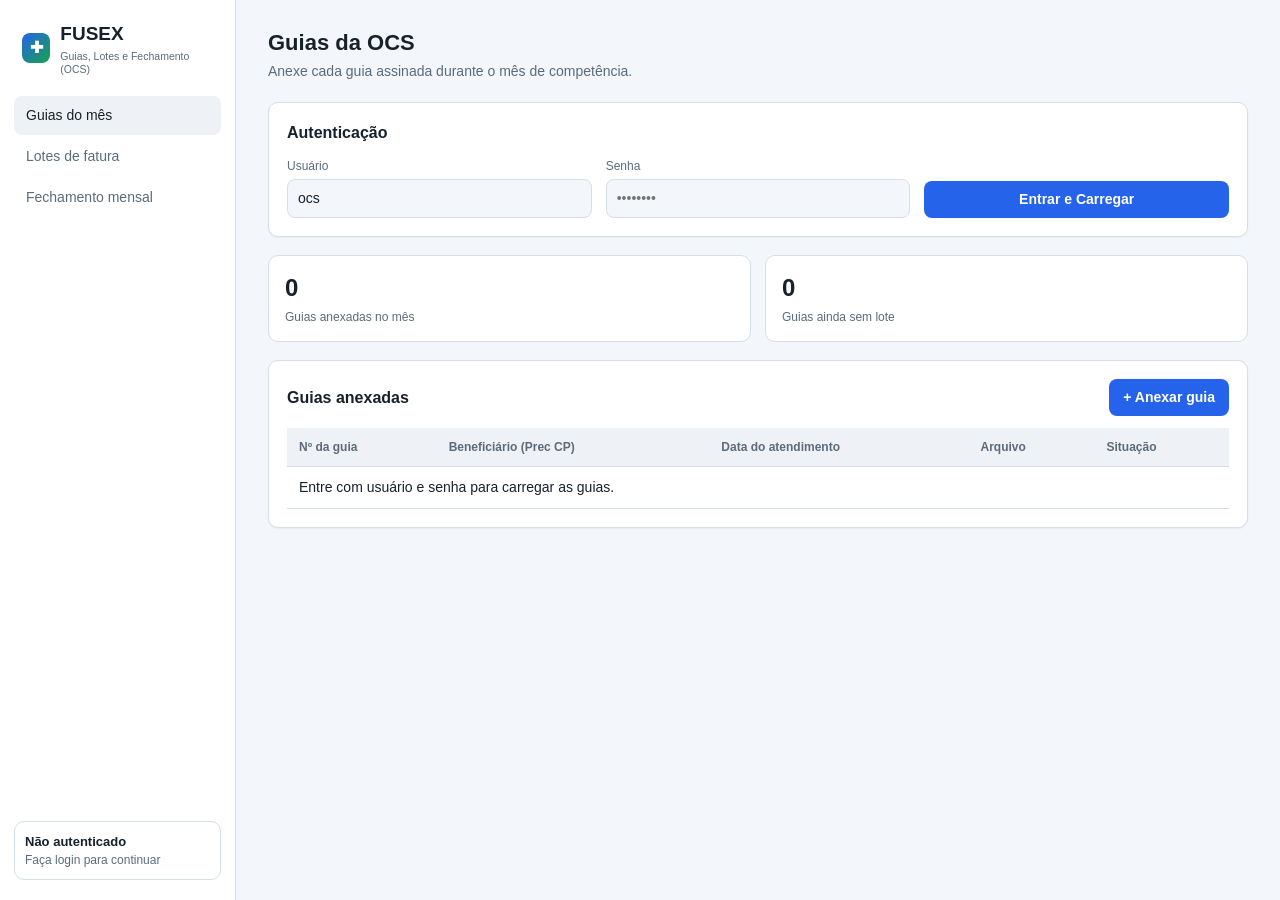
<file: fusex/src/main/resources/static/guias-ocs.html>
<!DOCTYPE html>
<html lang="pt-BR">
<head>
  <meta charset="UTF-8">
  <meta name="viewport" content="width=device-width, initial-scale=1.0">
  <title>FUSEX - Guias da OCS</title>
  <link rel="stylesheet" href="css/ocs-mockup-theme.css">
</head>
<body>

  <aside>
    <a href="index.html" class="brand"><i>✚</i><span>FUSEX<small>Guias, Lotes e Fechamento (OCS)</small></span></a>
    <nav class="nav">
      <a href="guias-ocs.html" class="on">Guias do mês</a>
      <a href="lotes-ocs.html">Lotes de fatura</a>
      <a href="fechamento-ocs.html">Fechamento mensal</a>
    </nav>
    <div class="who" id="who">
      <b>Não autenticado</b>
      Faça login para continuar
    </div>
  </aside>

  <main>
    <h1>Guias da OCS</h1>
    <p class="sub">Anexe cada guia assinada durante o mês de competência.</p>

    <div class="card">
      <h2>Autenticação</h2>
      <div class="row">
        <div><label for="user">Usuário</label><input id="user" value="ocs"></div>
        <div><label for="pass">Senha</label><input id="pass" type="password" placeholder="••••••••"></div>
        <div style="display: flex; align-items: flex-end;">
          <button id="carregarBtn" class="btn" style="width: 100%;">Entrar e Carregar</button>
        </div>
      </div>
    </div>

    <div id="erroGlobal" class="erro" hidden></div>

    <div class="stats">
      <div class="stat"><b id="sGuias">0</b><span>Guias anexadas no mês</span></div>
      <div class="stat"><b id="sSemLote">0</b><span>Guias ainda sem lote</span></div>
    </div>

    <div class="card">
      <div class="head">
        <h2>Guias anexadas</h2>
        <button class="btn" id="abrirModalBtn">+ Anexar guia</button>
      </div>
      <div class="tw">
        <table>
          <thead>
            <tr>
              <th>Nº da guia</th>
              <th>Beneficiário (Prec CP)</th>
              <th>Data do atendimento</th>
              <th>Arquivo</th>
              <th>Situação</th>
            </tr>
          </thead>
          <tbody id="tbGuias">
            <tr><td colspan="5">Entre com usuário e senha para carregar as guias.</td></tr>
          </tbody>
        </table>
      </div>
    </div>
  </main>

  <div class="ov" id="mAnexo" role="dialog" aria-modal="true" aria-labelledby="mTitle">
    <div class="modal">
      <h2 id="mTitle">Anexar guia</h2>
      <div class="row">
        <div><label for="gNum">Nº da guia</label><input id="gNum" placeholder="Ex.: 202610606"></div>
        <div><label for="gBen">Beneficiário (Prec CP)</label><input id="gBen" placeholder="Ex.: 34596112300"></div>
      </div>
      <div class="row" style="margin-top: 12px">
        <div><label for="gData">Data do atendimento</label><input type="date" id="gData"></div>
      </div>
      <div style="margin-top: 12px">
        <label for="gFile">Guia assinada (PDF)</label>
        <input type="file" id="gFile" accept="application/pdf">
      </div>
      <div class="sign">
        <input type="checkbox" id="gSign">
        <label for="gSign" style="color: var(--tx); font-size: 14px; margin: 0;">
          <b>Esta guia está assinada corretamente pelo beneficiário?</b><br>
          <span style="color: var(--mut); font-size: 12px;">Marque para confirmar. Sem a confirmação o envio fica bloqueado.</span>
        </label>
      </div>
      <div id="modalErro" class="erro" hidden></div>
      <div class="acts">
        <button class="btn o" id="cancelarAnexoBtn">Cancelar</button>
        <button class="btn g" id="gSend" disabled>Enviar guia</button>
      </div>
    </div>
  </div>

  <div class="toast" id="toast"></div>

  <script>
    const $ = id => document.getElementById(id);
    const STATUS_LABEL = { SEM_LOTE: 'Sem lote', EM_LOTE: 'Em lote' };
    let tt;

    function toast(m, err) {
      const t = $('toast');
      t.textContent = m;
      t.className = 'toast on' + (err ? ' err' : '');
      clearTimeout(tt);
      tt = setTimeout(() => t.classList.remove('on'), 3600);
    }

    function authHeader() {
      const user = $('user').value.trim();
      const pass = $('pass').value;
      if (!user || !pass) return null;
      return 'Basic ' + btoa(user + ':' + pass);
    }

    function mostrarErroGlobal(msg) {
      const el = $('erroGlobal');
      el.textContent = msg;
      el.hidden = false;
    }

    async function carregarGuias() {
      $('erroGlobal').hidden = true;
      const auth = authHeader();
      if (!auth) {
        mostrarErroGlobal('Informe usuário e senha.');
        return;
      }

      try {
        const res = await fetch('/api/guias', { headers: { 'Authorization': auth } });
        const data = await res.json();

        if (!res.ok) {
          mostrarErroGlobal(data.error || 'Não foi possível carregar as guias.');
          return;
        }

        $('who').innerHTML = `<b>${$('user').value.trim()}</b>Autenticado`;

        $('tbGuias').innerHTML = data.length
          ? data.map(g => `<tr>
              <td>${g.numeroGuia}</td>
              <td>${g.beneficiarioPrecCp}</td>
              <td>${new Date(g.dataAtendimento + 'T00:00:00').toLocaleDateString('pt-BR')}</td>
              <td>${g.nomeArquivo}</td>
              <td><span class="tag ${g.status === 'SEM_LOTE' ? 't-wait' : 't-ok'}">${STATUS_LABEL[g.status] || g.status}</span></td>
            </tr>`).join('')
          : '<tr><td colspan="5">Nenhuma guia anexada ainda.</td></tr>';

        $('sGuias').textContent = data.length;
        $('sSemLote').textContent = data.filter(g => g.status === 'SEM_LOTE').length;
      } catch (err) {
        mostrarErroGlobal('Erro ao carregar as guias. Tente novamente.');
      }
    }

    function abrirModal() {
      ['gNum', 'gBen', 'gData', 'gFile'].forEach(id => $(id).value = '');
      $('gSign').checked = false;
      $('gSend').disabled = true;
      $('modalErro').hidden = true;
      $('mAnexo').classList.add('on');
      $('gNum').focus();
    }

    function fecharModal() {
      $('mAnexo').classList.remove('on');
    }

    async function enviarGuia() {
      const auth = authHeader();
      if (!auth) {
        $('modalErro').textContent = 'Informe usuário e senha.';
        $('modalErro').hidden = false;
        return;
      }

      const numeroGuia = $('gNum').value.trim();
      const beneficiarioPrecCp = $('gBen').value.trim();
      const dataAtendimento = $('gData').value;
      const arquivo = $('gFile').files[0];

      if (!numeroGuia || !beneficiarioPrecCp || !dataAtendimento || !arquivo) {
        $('modalErro').textContent = 'Preencha todos os campos e anexe o PDF da guia.';
        $('modalErro').hidden = false;
        return;
      }
      if (!$('gSign').checked) return;

      const formData = new FormData();
      formData.append('numeroGuia', numeroGuia);
      formData.append('beneficiarioPrecCp', beneficiarioPrecCp);
      formData.append('dataAtendimento', dataAtendimento);
      formData.append('arquivo', arquivo);

      try {
        const res = await fetch('/api/guias', {
          method: 'POST',
          headers: { 'Authorization': auth },
          body: formData
        });
        const data = await res.json();

        if (!res.ok) {
          $('modalErro').textContent = data.error || 'Não foi possível anexar a guia.';
          $('modalErro').hidden = false;
          return;
        }

        fecharModal();
        await carregarGuias();
        toast('Guia ' + data.numeroGuia + ' anexada com sucesso.');
      } catch (err) {
        $('modalErro').textContent = 'Erro ao anexar a guia. Tente novamente.';
        $('modalErro').hidden = false;
      }
    }

    $('carregarBtn').addEventListener('click', carregarGuias);
    $('abrirModalBtn').addEventListener('click', abrirModal);
    $('cancelarAnexoBtn').addEventListener('click', fecharModal);
    $('gSign').addEventListener('change', () => { $('gSend').disabled = !$('gSign').checked; });
    $('gSend').addEventListener('click', enviarGuia);
    document.addEventListener('keydown', e => { if (e.key === 'Escape') fecharModal(); });
  </script>
</body>
</html>
</file>
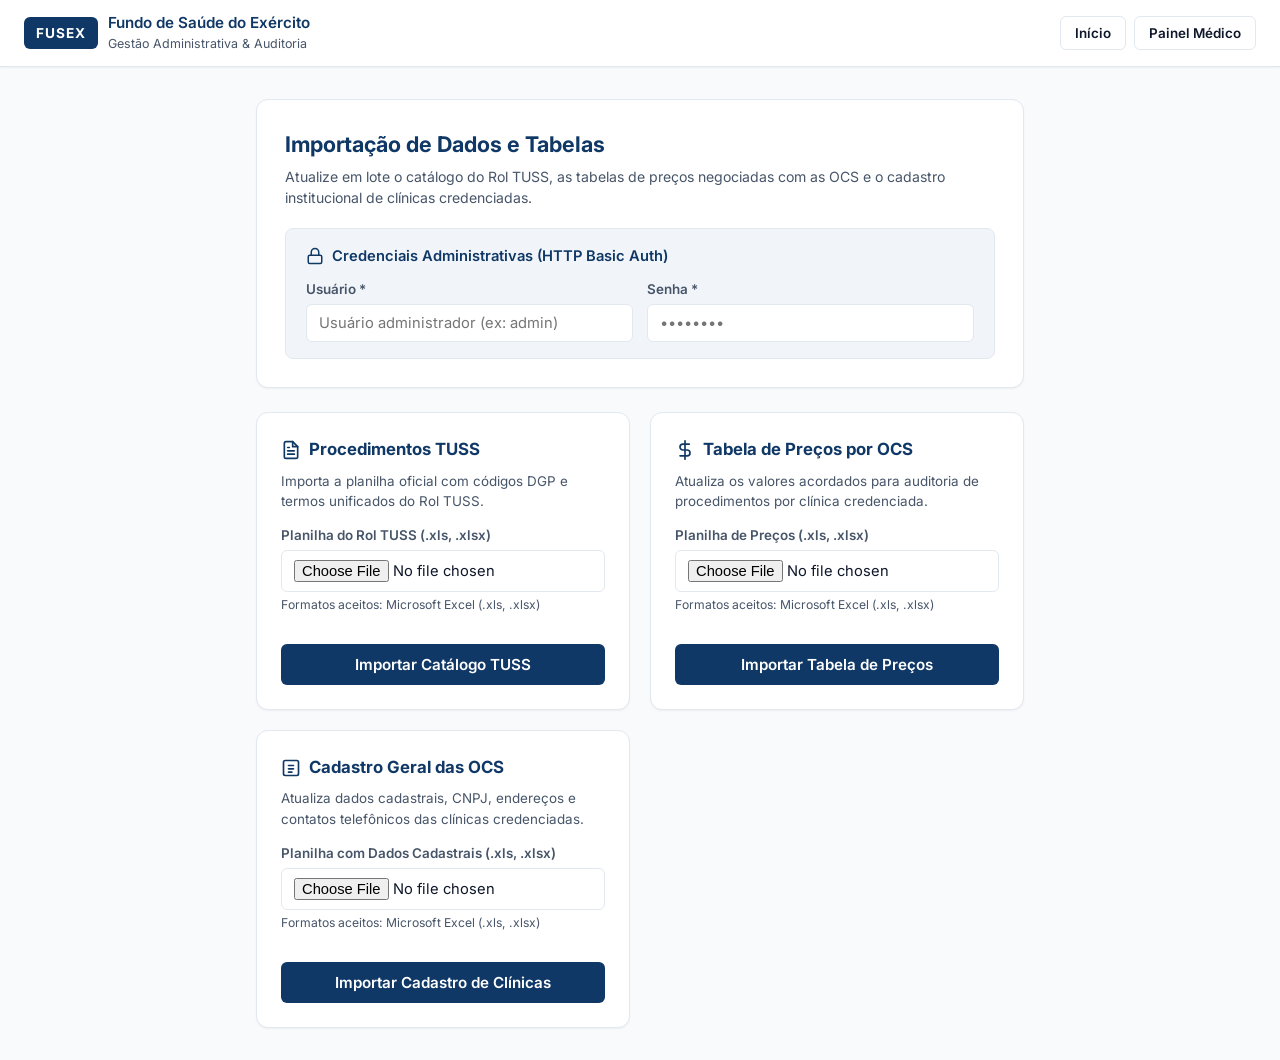
<file: fusex/src/main/resources/static/importacao.html>
<!DOCTYPE html>
<html lang="pt-BR">
<head>
  <meta charset="UTF-8">
  <meta name="viewport" content="width=device-width, initial-scale=1.0">
  <title>FUSEX - Importação de Dados e Tabelas</title>
  <link rel="stylesheet" href="css/fusex-theme.css">
  <style>
    .import-section-grid {
      display: grid;
      grid-template-columns: repeat(auto-fit, minmax(320px, 1fr));
      gap: 20px;
      margin-top: 24px;
    }
    .import-card {
      background: var(--bg-surface);
      border: 1px solid var(--border-color);
      border-radius: var(--radius-lg);
      padding: 24px;
      display: flex;
      flex-direction: column;
      justify-content: space-between;
      box-shadow: var(--shadow-sm);
    }
    .file-input-wrapper {
      margin-top: 12px;
      margin-bottom: 12px;
    }
    .file-hint {
      font-size: 0.76em;
      color: var(--text-muted);
      margin-top: 4px;
    }
  </style>
</head>
<body>

  <!-- Header Institucional -->
  <header class="app-header">
    <a href="index.html" class="brand-badge">
      <div class="brand-logo">FUSEX</div>
      <div>
        <div class="brand-title">Fundo de Saúde do Exército</div>
        <div class="brand-subtitle">Gestão Administrativa & Auditoria</div>
      </div>
    </a>
    <div style="display: flex; gap: 8px;">
      <a href="index.html" class="btn btn-secondary" style="margin: 0; padding: 6px 14px; font-size: 0.84em; width: auto;">
        Início
      </a>
      <a href="medico.html" class="btn btn-secondary" style="margin: 0; padding: 6px 14px; font-size: 0.84em; width: auto;">
        Painel Médico
      </a>
    </div>
  </header>

  <main class="app-container wide">
    <!-- Card de Boas-vindas e Autenticação -->
    <div class="card">
      <h1 class="card-title">Importação de Dados e Tabelas</h1>
      <p class="card-subtitle">
        Atualize em lote o catálogo do Rol TUSS, as tabelas de preços negociadas com as OCS e o cadastro institucional de clínicas credenciadas.
      </p>

      <!-- Autenticação Administrativa -->
      <div style="padding: 16px 20px; background: var(--bg-muted); border-radius: var(--radius-md); border: 1px solid var(--border-color);">
        <div style="display: flex; align-items: center; gap: 8px; margin-bottom: 12px;">
          <svg width="18" height="18" viewBox="0 0 24 24" fill="none" stroke="var(--color-primary)" stroke-width="2" stroke-linecap="round" stroke-linejoin="round">
            <rect x="3" y="11" width="18" height="11" rx="2" ry="2"></rect>
            <path d="M7 11V7a5 5 0 0 1 10 0v4"></path>
          </svg>
          <span style="font-weight: 600; font-size: 0.92em; color: var(--color-primary);">Credenciais Administrativas (HTTP Basic Auth)</span>
        </div>
        <div class="row2">
          <div>
            <label for="user" style="margin-top: 0;">Usuário *</label>
            <input type="text" id="user" placeholder="Usuário administrador (ex: admin)">
          </div>
          <div>
            <label for="pass" style="margin-top: 0;">Senha *</label>
            <input type="password" id="pass" placeholder="••••••••">
          </div>
        </div>
      </div>
    </div>

    <!-- Módulos de Importação -->
    <div class="import-section-grid">

      <!-- Módulo 1: Procedimentos TUSS -->
      <div class="import-card">
        <div>
          <div style="display: flex; align-items: center; gap: 8px; margin-bottom: 8px;">
            <svg width="20" height="20" viewBox="0 0 24 24" fill="none" stroke="var(--color-primary)" stroke-width="2" stroke-linecap="round" stroke-linejoin="round">
              <path d="M14 2H6a2 2 0 0 0-2 2v16a2 2 0 0 0 2 2h12a2 2 0 0 0 2-2V8z"></path>
              <polyline points="14 2 14 8 20 8"></polyline>
              <line x1="16" y1="13" x2="8" y2="13"></line>
              <line x1="16" y1="17" x2="8" y2="17"></line>
              <polyline points="10 9 9 9 8 9"></polyline>
            </svg>
            <h2 style="font-size: 1.05em; font-weight: 700; color: var(--color-primary); margin: 0;">
              Procedimentos TUSS
            </h2>
          </div>
          <p style="font-size: 0.84em; color: var(--text-muted); margin: 0 0 14px 0;">
            Importa a planilha oficial com códigos DGP e termos unificados do Rol TUSS.
          </p>

          <div class="file-input-wrapper">
            <label for="arquivoTuss" style="margin-top: 0;">Planilha do Rol TUSS (.xls, .xlsx)</label>
            <input type="file" id="arquivoTuss" accept=".xls,.xlsx">
            <div class="file-hint">Formatos aceitos: Microsoft Excel (.xls, .xlsx)</div>
          </div>
        </div>

        <div>
          <button type="button" class="btn btn-primary" data-alvo="tuss">
            Importar Catálogo TUSS
          </button>
          <div id="resultadoTuss"></div>
        </div>
      </div>

      <!-- Módulo 2: Preços por OCS -->
      <div class="import-card">
        <div>
          <div style="display: flex; align-items: center; gap: 8px; margin-bottom: 8px;">
            <svg width="20" height="20" viewBox="0 0 24 24" fill="none" stroke="var(--color-primary)" stroke-width="2" stroke-linecap="round" stroke-linejoin="round">
              <line x1="12" y1="1" x2="12" y2="23"></line>
              <path d="M17 5H9.5a3.5 3.5 0 0 0 0 7h5a3.5 3.5 0 0 1 0 7H6"></path>
            </svg>
            <h2 style="font-size: 1.05em; font-weight: 700; color: var(--color-primary); margin: 0;">
              Tabela de Preços por OCS
            </h2>
          </div>
          <p style="font-size: 0.84em; color: var(--text-muted); margin: 0 0 14px 0;">
            Atualiza os valores acordados para auditoria de procedimentos por clínica credenciada.
          </p>

          <div class="file-input-wrapper">
            <label for="arquivoOcsPrecos" style="margin-top: 0;">Planilha de Preços (.xls, .xlsx)</label>
            <input type="file" id="arquivoOcsPrecos" accept=".xls,.xlsx">
            <div class="file-hint">Formatos aceitos: Microsoft Excel (.xls, .xlsx)</div>
          </div>
        </div>

        <div>
          <button type="button" class="btn btn-primary" data-alvo="ocs-precos">
            Importar Tabela de Preços
          </button>
          <div id="resultadoOcsPrecos"></div>
        </div>
      </div>

      <!-- Módulo 3: Cadastro das OCS -->
      <div class="import-card">
        <div>
          <div style="display: flex; align-items: center; gap: 8px; margin-bottom: 8px;">
            <svg width="20" height="20" viewBox="0 0 24 24" fill="none" stroke="var(--color-primary)" stroke-width="2" stroke-linecap="round" stroke-linejoin="round">
              <rect x="3" y="3" width="18" height="18" rx="2" ry="2"></rect>
              <line x1="9" y1="9" x2="15" y2="9"></line>
              <line x1="9" y1="13" x2="15" y2="13"></line>
              <line x1="9" y1="17" x2="13" y2="17"></line>
            </svg>
            <h2 style="font-size: 1.05em; font-weight: 700; color: var(--color-primary); margin: 0;">
              Cadastro Geral das OCS
            </h2>
          </div>
          <p style="font-size: 0.84em; color: var(--text-muted); margin: 0 0 14px 0;">
            Atualiza dados cadastrais, CNPJ, endereços e contatos telefônicos das clínicas credenciadas.
          </p>

          <div class="file-input-wrapper">
            <label for="arquivoOcsCadastro" style="margin-top: 0;">Planilha com Dados Cadastrais (.xls, .xlsx)</label>
            <input type="file" id="arquivoOcsCadastro" accept=".xls,.xlsx">
            <div class="file-hint">Formatos aceitos: Microsoft Excel (.xls, .xlsx)</div>
          </div>
        </div>

        <div>
          <button type="button" class="btn btn-primary" data-alvo="ocs-cadastro">
            Importar Cadastro de Clínicas
          </button>
          <div id="resultadoOcsCadastro"></div>
        </div>
      </div>

    </div>
  </main>

  <script>
    const inputs = {
      tuss: document.getElementById('arquivoTuss'),
      'ocs-precos': document.getElementById('arquivoOcsPrecos'),
      'ocs-cadastro': document.getElementById('arquivoOcsCadastro')
    };

    const resultados = {
      tuss: document.getElementById('resultadoTuss'),
      'ocs-precos': document.getElementById('resultadoOcsPrecos'),
      'ocs-cadastro': document.getElementById('resultadoOcsCadastro')
    };

    // Auto-preencher credenciais se houver sessão ativa
    const savedUser = sessionStorage.getItem('fusex_user');
    if (savedUser) {
      document.getElementById('user').value = savedUser;
    }

    async function importar(alvo, botao) {
      const arquivoInput = inputs[alvo];
      const resultado = resultados[alvo];
      resultado.innerHTML = '';

      if (!arquivoInput.files || arquivoInput.files.length === 0) {
        resultado.innerHTML = '<div class="log-box erro">Por favor, selecione um arquivo de planilha (.xls ou .xlsx).</div>';
        return;
      }

      const user = document.getElementById('user').value.trim();
      const pass = document.getElementById('pass').value;

      if (!user || !pass) {
        resultado.innerHTML = '<div class="log-box erro">Informe o usuário e senha com permissão de importação.</div>';
        return;
      }

      const originalBtnText = botao.innerHTML;
      botao.disabled = true;
      botao.innerHTML = 'Processando importação...';

      const formData = new FormData();
      formData.append('arquivo', arquivoInput.files[0]);

      try {
        const res = await fetch(`/api/importacao/${alvo}`, {
          method: 'POST',
          headers: { 'Authorization': 'Basic ' + btoa(user + ':' + pass) },
          body: formData
        });
        const data = await res.json();

        if (!res.ok) {
          resultado.innerHTML = `<div class="log-box erro">${data.error || 'Erro ao processar importação.'}</div>`;
          return;
        }

        let html = `<div class="log-box sucesso"><strong>${data.mensagem}</strong>`;
        if (data.avisos && data.avisos.length > 0) {
          html += '<div style="margin-top: 8px; font-weight: 600;">Avisos encontrados:</div>';
          data.avisos.forEach(aviso => {
            html += `<div class="aviso">${aviso}</div>`;
          });
        }
        html += '</div>';
        resultado.innerHTML = html;
      } catch (err) {
        resultado.innerHTML = '<div class="log-box erro">Falha de comunicação com o servidor ao importar. Tente novamente.</div>';
      } finally {
        botao.disabled = false;
        botao.innerHTML = originalBtnText;
      }
    }

    document.querySelectorAll('button[data-alvo]').forEach(btn => {
      btn.addEventListener('click', () => importar(btn.dataset.alvo, btn));
    });
  </script>
</body>
</html>
</file>
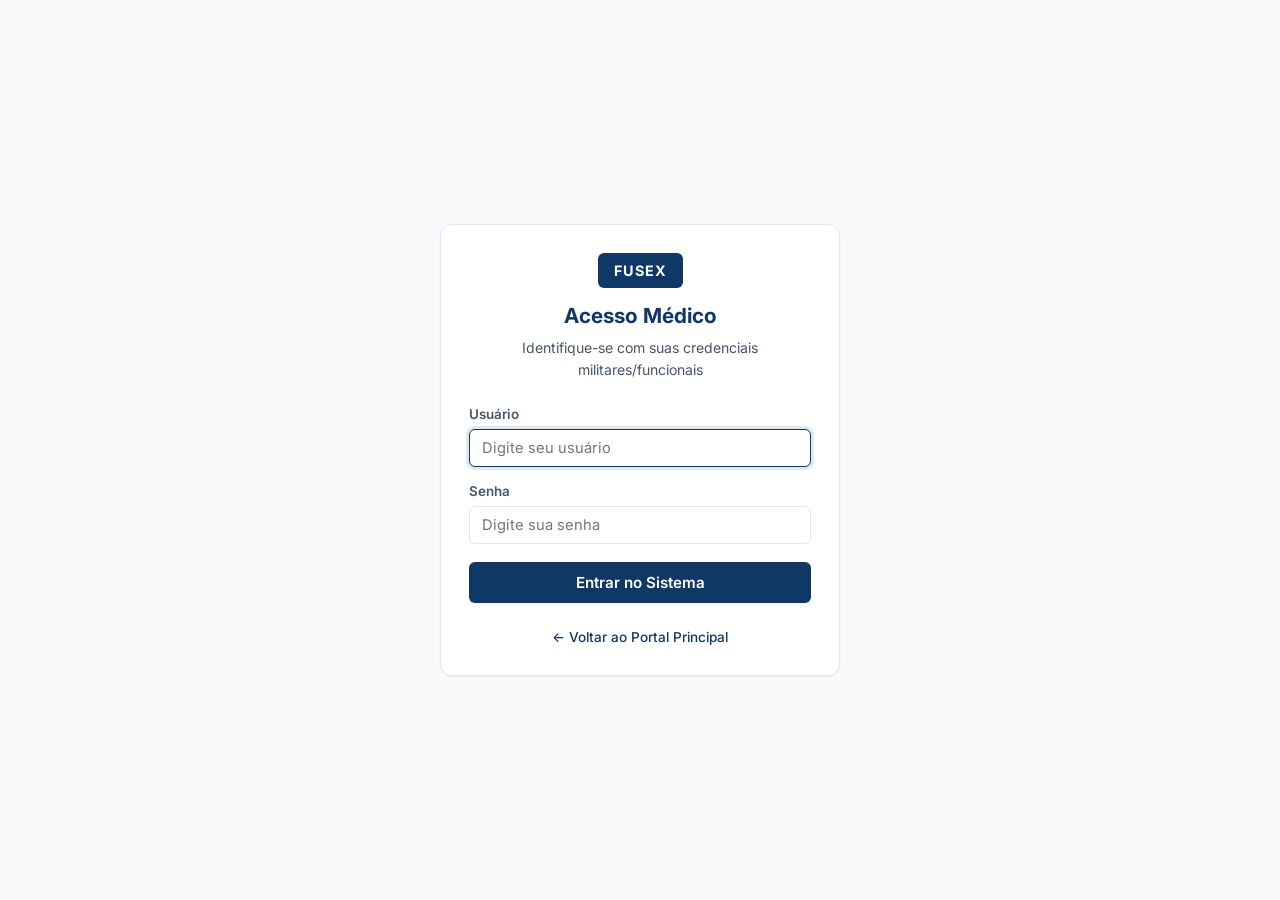
<file: fusex/src/main/resources/static/login.html>
<!DOCTYPE html>
<html lang="pt-BR">
<head>
<meta charset="UTF-8">
<meta name="viewport" content="width=device-width, initial-scale=1.0">
<title>FUSEX - Acesso Médico</title>
<link rel="stylesheet" href="css/fusex-theme.css">
<style>
  .login-wrapper {
    min-height: 100vh;
    display: flex;
    align-items: center;
    justify-content: center;
    padding: 24px 16px;
  }
  .login-card {
    max-width: 400px;
    width: 100%;
  }
  .login-header {
    text-align: center;
    margin-bottom: 24px;
  }
  .login-footer-link {
    text-align: center;
    margin-top: 24px;
    font-size: 0.85em;
  }
  .login-footer-link a {
    color: var(--color-primary);
    text-decoration: none;
    font-weight: 500;
  }
  .login-footer-link a:hover {
    text-decoration: underline;
  }
</style>
</head>
<body>
<div class="login-wrapper">
  <div class="card login-card">
    <div class="login-header">
      <div style="margin-bottom: 12px;">
        <span class="brand-logo" style="font-size: 0.9em; padding: 7px 16px;">FUSEX</span>
      </div>
      <h1 class="card-title" style="font-size: 1.3em;">Acesso Médico</h1>
      <p class="card-subtitle" style="margin-bottom: 0;">Identifique-se com suas credenciais militares/funcionais</p>
    </div>

    <form id="loginForm">
      <label for="username">Usuário</label>
      <input type="text" id="username" placeholder="Digite seu usuário" required autofocus autocomplete="username">

      <label for="password">Senha</label>
      <input type="password" id="password" placeholder="Digite sua senha" required autocomplete="current-password">

      <button type="submit" class="btn btn-primary" id="loginBtn">Entrar no Sistema</button>
    </form>

    <div id="errorMsg" class="alert alert-error" hidden></div>

    <div class="login-footer-link">
      <a href="index.html">← Voltar ao Portal Principal</a>
    </div>
  </div>
</div>

<script>
  const form = document.getElementById('loginForm');
  const errorBox = document.getElementById('errorMsg');
  const loginBtn = document.getElementById('loginBtn');

  // Limpa sessão antiga ao abrir tela de login
  sessionStorage.removeItem('fusex_auth');
  sessionStorage.removeItem('fusex_user');
  sessionStorage.removeItem('fusex_medico');

  form.addEventListener('submit', async (e) => {
    e.preventDefault();
    errorBox.hidden = true;
    errorBox.textContent = '';

    const user = document.getElementById('username').value.trim();
    const pass = document.getElementById('password').value;

    if (!user || !pass) {
      errorBox.textContent = 'Por favor, preencha o usuário e a senha.';
      errorBox.hidden = false;
      return;
    }

    const token = btoa(user + ':' + pass);
    loginBtn.disabled = true;
    loginBtn.textContent = 'Autenticando...';

    try {
      const res = await fetch('/api/auth/me', {
        method: 'GET',
        headers: {
          'Authorization': 'Basic ' + token
        }
      });

      if (!res.ok) {
        if (res.status === 401) {
          throw new Error('Usuário ou senha incorretos.');
        } else {
          throw new Error('Falha de conexão com o servidor (Status ' + res.status + ').');
        }
      }

      const data = await res.json();
      const roles = data.roles || [];

      if (!roles.includes('ROLE_MEDICO') && !roles.includes('ROLE_ADMIN')) {
        throw new Error('Acesso restrito: este usuário não possui perfil médico credenciado.');
      }

      // Persistência segura na sessão do navegador
      sessionStorage.setItem('fusex_auth', token);
      sessionStorage.setItem('fusex_user', data.username);
      if (data.medico) {
        sessionStorage.setItem('fusex_medico', JSON.stringify(data.medico));
      }

      window.location.href = 'medico.html';
    } catch (err) {
      errorBox.textContent = err.message || 'Erro ao processar login.';
      errorBox.hidden = false;
    } finally {
      loginBtn.disabled = false;
      loginBtn.textContent = 'Entrar no Sistema';
    }
  });
</script>
</body>
</html>
</file>
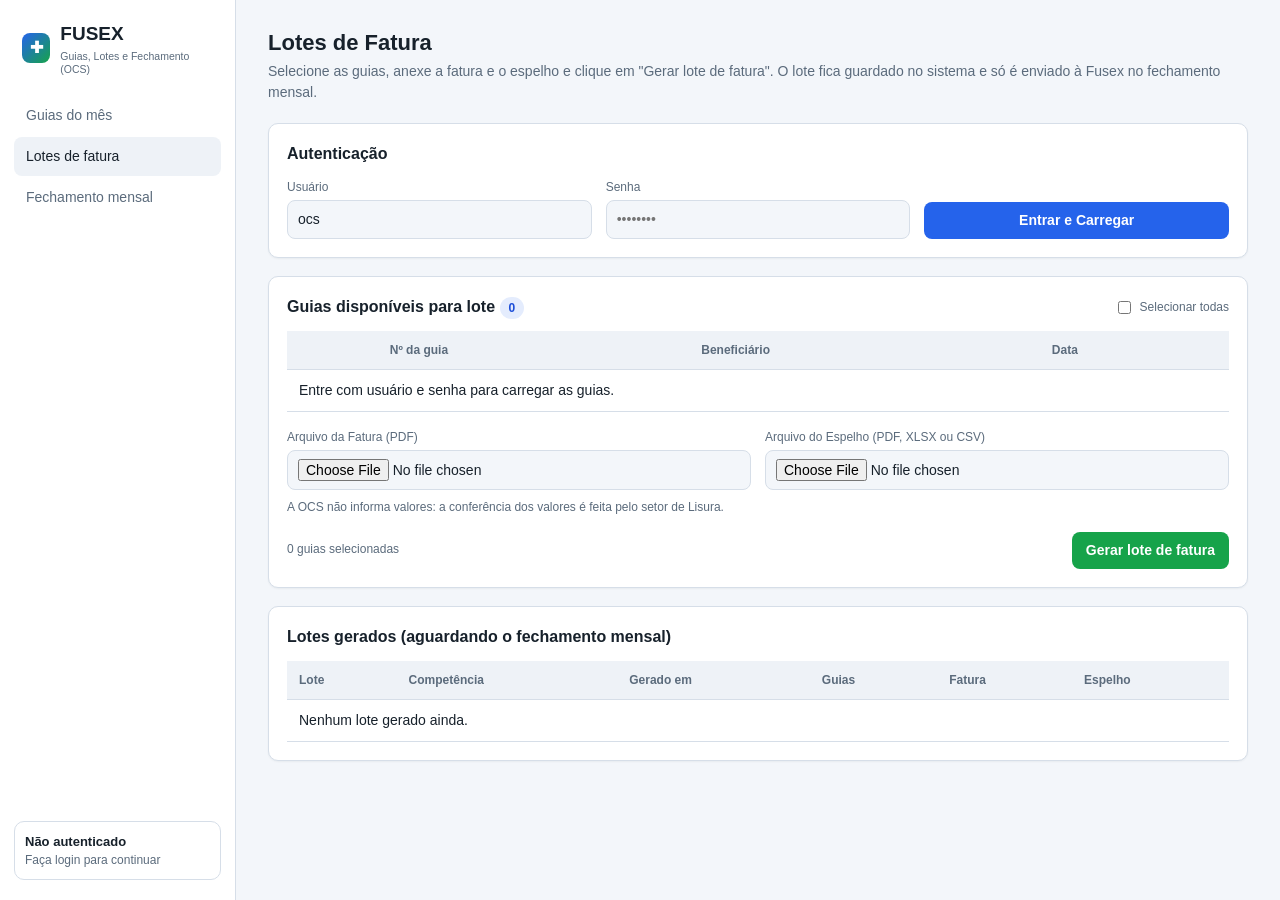
<file: fusex/src/main/resources/static/lotes-ocs.html>
<!DOCTYPE html>
<html lang="pt-BR">
<head>
  <meta charset="UTF-8">
  <meta name="viewport" content="width=device-width, initial-scale=1.0">
  <title>FUSEX - Lotes de Fatura</title>
  <link rel="stylesheet" href="css/ocs-mockup-theme.css">
</head>
<body>

  <aside>
    <a href="index.html" class="brand"><i>✚</i><span>FUSEX<small>Guias, Lotes e Fechamento (OCS)</small></span></a>
    <nav class="nav">
      <a href="guias-ocs.html">Guias do mês</a>
      <a href="lotes-ocs.html" class="on">Lotes de fatura</a>
      <a href="fechamento-ocs.html">Fechamento mensal</a>
    </nav>
    <div class="who" id="who">
      <b>Não autenticado</b>
      Faça login para continuar
    </div>
  </aside>

  <main>
    <h1>Lotes de Fatura</h1>
    <p class="sub">Selecione as guias, anexe a fatura e o espelho e clique em "Gerar lote de fatura". O lote fica guardado no sistema e só é enviado à Fusex no fechamento mensal.</p>

    <div class="card">
      <h2>Autenticação</h2>
      <div class="row">
        <div><label for="user">Usuário</label><input id="user" value="ocs"></div>
        <div><label for="pass">Senha</label><input id="pass" type="password" placeholder="••••••••"></div>
        <div style="display: flex; align-items: flex-end;">
          <button id="carregarBtn" class="btn" style="width: 100%;">Entrar e Carregar</button>
        </div>
      </div>
    </div>

    <div id="erroGlobal" class="erro" hidden></div>

    <div class="card">
      <div class="head">
        <h2>Guias disponíveis para lote <span class="tag t-info" id="dispTag">0</span></h2>
        <label style="margin: 0; display: flex; align-items: center; gap: 6px;">
          <input type="checkbox" id="selecionarTodas" style="width: auto;">
          Selecionar todas
        </label>
      </div>
      <div class="tw">
        <table>
          <thead>
            <tr>
              <th></th>
              <th>Nº da guia</th>
              <th>Beneficiário</th>
              <th>Data</th>
            </tr>
          </thead>
          <tbody id="tbSemLote">
            <tr><td colspan="4">Entre com usuário e senha para carregar as guias.</td></tr>
          </tbody>
        </table>
      </div>

      <div class="row" style="margin-top: 16px;">
        <div>
          <label for="arquivoFatura">Arquivo da Fatura (PDF)</label>
          <input type="file" id="arquivoFatura" accept="application/pdf">
        </div>
        <div>
          <label for="arquivoEspelho">Arquivo do Espelho (PDF, XLSX ou CSV)</label>
          <input type="file" id="arquivoEspelho" accept=".pdf,.xlsx,.csv">
        </div>
      </div>
      <p class="hint">A OCS não informa valores: a conferência dos valores é feita pelo setor de Lisura.</p>

      <div class="acts">
        <span id="selecaoInfo" class="hint" style="margin: 8px auto 0 0;">0 guias selecionadas</span>
        <button id="gerarLoteBtn" class="btn g">Gerar lote de fatura</button>
      </div>
    </div>

    <div class="card">
      <h2>Lotes gerados (aguardando o fechamento mensal)</h2>
      <div class="tw">
        <table>
          <thead>
            <tr>
              <th>Lote</th>
              <th>Competência</th>
              <th>Gerado em</th>
              <th>Guias</th>
              <th>Fatura</th>
              <th>Espelho</th>
            </tr>
          </thead>
          <tbody id="tbLotes">
            <tr><td colspan="6">Nenhum lote gerado ainda.</td></tr>
          </tbody>
        </table>
      </div>
    </div>
  </main>

  <div class="toast" id="toast"></div>

  <script>
    const $ = id => document.getElementById(id);
    const MESES = ['', 'Jan', 'Fev', 'Mar', 'Abr', 'Mai', 'Jun', 'Jul', 'Ago', 'Set', 'Out', 'Nov', 'Dez'];
    const formatarCompetencia = (ano, mes) => `${MESES[mes]}/${ano}`;
    let tt;

    function toast(m, err) {
      const t = $('toast');
      t.textContent = m;
      t.className = 'toast on' + (err ? ' err' : '');
      clearTimeout(tt);
      tt = setTimeout(() => t.classList.remove('on'), 3600);
    }

    function authHeader() {
      const user = $('user').value.trim();
      const pass = $('pass').value;
      if (!user || !pass) return null;
      return 'Basic ' + btoa(user + ':' + pass);
    }

    function mostrarErroGlobal(msg) {
      const el = $('erroGlobal');
      el.textContent = msg;
      el.hidden = false;
    }

    function atualizarSelecaoInfo() {
      const marcadas = document.querySelectorAll('#tbSemLote .sel:checked').length;
      $('selecaoInfo').textContent = marcadas + (marcadas === 1 ? ' guia selecionada' : ' guias selecionadas');
    }

    $('selecionarTodas').addEventListener('change', () => {
      document.querySelectorAll('#tbSemLote .sel').forEach(cb => cb.checked = $('selecionarTodas').checked);
      atualizarSelecaoInfo();
    });

    async function carregarSemLote(auth) {
      const res = await fetch('/api/guias', { headers: { 'Authorization': auth } });
      const data = await res.json();
      if (!res.ok) throw new Error(data.error || 'Não foi possível carregar as guias.');

      const semLote = data.filter(g => g.status === 'SEM_LOTE');
      $('dispTag').textContent = semLote.length;
      $('selecionarTodas').checked = false;

      $('tbSemLote').innerHTML = semLote.length
        ? semLote.map(g => `<tr>
            <td><input type="checkbox" class="sel" data-id="${g.id}" style="width: auto;"></td>
            <td>${g.numeroGuia}</td>
            <td>${g.beneficiarioPrecCp}</td>
            <td>${new Date(g.dataAtendimento + 'T00:00:00').toLocaleDateString('pt-BR')}</td>
          </tr>`).join('')
        : '<tr><td colspan="4">Todas as guias já foram relacionadas. Anexe novas guias para continuar.</td></tr>';

      document.querySelectorAll('#tbSemLote .sel').forEach(cb => cb.addEventListener('change', atualizarSelecaoInfo));
      atualizarSelecaoInfo();
    }

    async function carregarLotes(auth) {
      const res = await fetch('/api/lotes', { headers: { 'Authorization': auth } });
      const data = await res.json();
      if (!res.ok) throw new Error(data.error || 'Não foi possível carregar os lotes.');

      $('tbLotes').innerHTML = data.length
        ? data.map(l => `<tr>
            <td>Lote ${l.numeroLote}</td>
            <td>${formatarCompetencia(l.competenciaAno, l.competenciaMes)}</td>
            <td>${new Date(l.dataGeracao).toLocaleString('pt-BR')}</td>
            <td>${l.quantidadeGuias}</td>
            <td>${l.faturaNomeArquivo}</td>
            <td>${l.espelhoNomeArquivo}</td>
          </tr>`).join('')
        : '<tr><td colspan="6">Nenhum lote gerado ainda.</td></tr>';
    }

    async function carregarTudo() {
      $('erroGlobal').hidden = true;
      const auth = authHeader();
      if (!auth) {
        mostrarErroGlobal('Informe usuário e senha.');
        return;
      }

      try {
        $('who').innerHTML = `<b>${$('user').value.trim()}</b>Autenticado`;
        await carregarSemLote(auth);
        await carregarLotes(auth);
      } catch (err) {
        mostrarErroGlobal(err.message || 'Erro ao carregar os dados. Tente novamente.');
      }
    }

    async function gerarLote() {
      $('erroGlobal').hidden = true;
      const auth = authHeader();
      if (!auth) {
        mostrarErroGlobal('Informe usuário e senha.');
        return;
      }

      const guiaIds = [...document.querySelectorAll('#tbSemLote .sel:checked')].map(cb => cb.dataset.id);
      const fatura = $('arquivoFatura').files[0];
      const espelho = $('arquivoEspelho').files[0];

      if (!guiaIds.length) {
        mostrarErroGlobal('Selecione ao menos uma guia para o lote.');
        return;
      }
      if (!fatura || !espelho) {
        mostrarErroGlobal('Anexe a fatura e o espelho.');
        return;
      }

      const formData = new FormData();
      guiaIds.forEach(id => formData.append('guiaIds', id));
      formData.append('fatura', fatura);
      formData.append('espelho', espelho);

      try {
        const res = await fetch('/api/lotes', {
          method: 'POST',
          headers: { 'Authorization': auth },
          body: formData
        });
        const data = await res.json();

        if (!res.ok) {
          mostrarErroGlobal(data.error || 'Não foi possível gerar o lote.');
          return;
        }

        $('arquivoFatura').value = '';
        $('arquivoEspelho').value = '';
        await carregarSemLote(auth);
        await carregarLotes(auth);
        toast('Lote ' + data.numeroLote + ' gerado com ' + data.quantidadeGuias + ' guias.');
      } catch (err) {
        mostrarErroGlobal('Erro ao gerar o lote. Tente novamente.');
      }
    }

    $('carregarBtn').addEventListener('click', carregarTudo);
    $('gerarLoteBtn').addEventListener('click', gerarLote);
  </script>
</body>
</html>
</file>
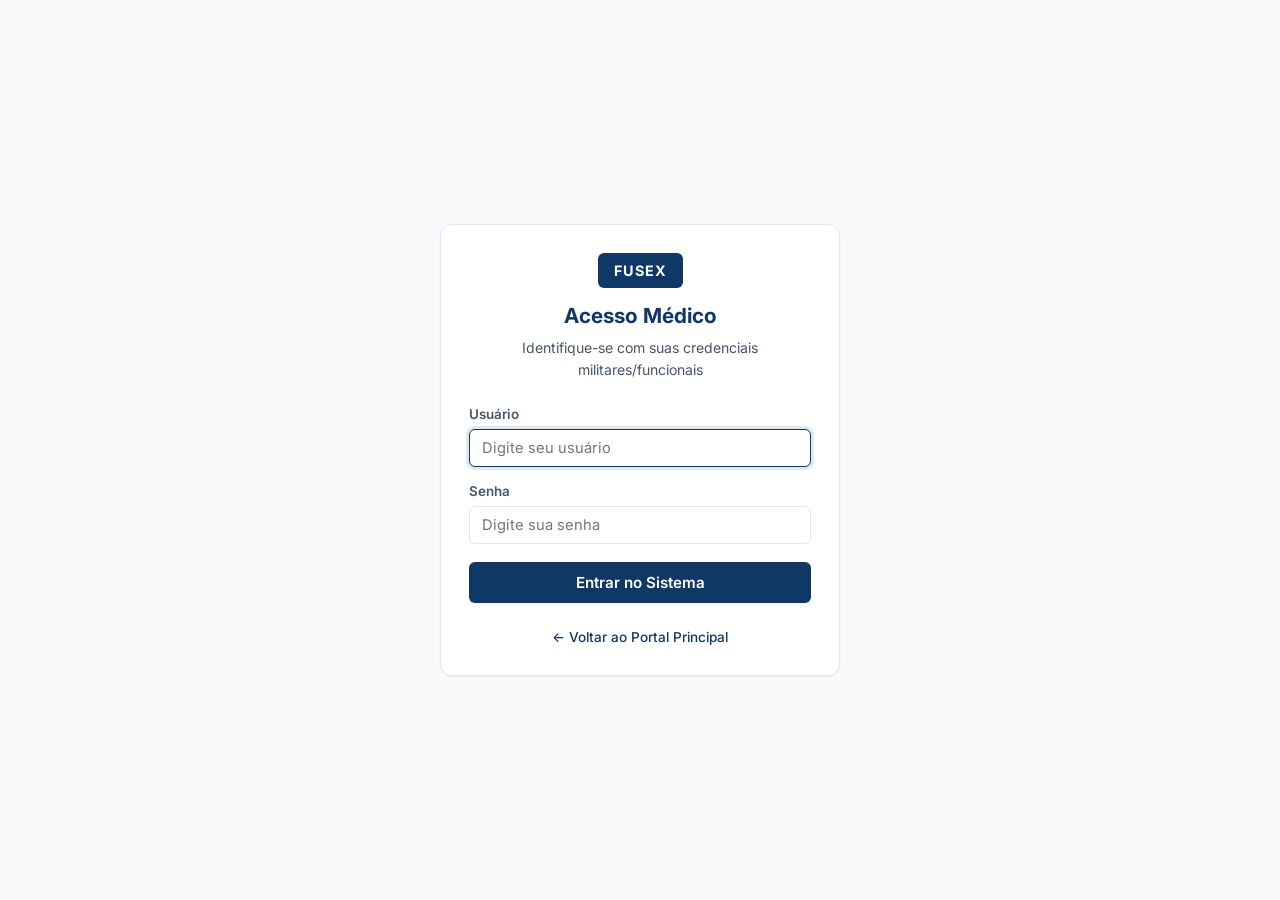
<file: fusex/src/main/resources/static/medico.html>
<!DOCTYPE html>
<html lang="pt-BR">
<head>
<meta charset="UTF-8">
<meta name="viewport" content="width=device-width, initial-scale=1.0">
<title>FUSEX - Nova Solicitação Médica</title>
<link rel="stylesheet" href="css/fusex-theme.css">
<style>
  .procedimentos-lista {
    list-style: none;
    margin: 12px 0 0 0;
    padding: 0;
  }
  .procedimento-item {
    display: flex;
    justify-content: space-between;
    align-items: center;
    background: var(--bg-muted);
    border: 1px solid var(--border-color);
    border-radius: var(--radius-sm);
    padding: 9px 12px;
    margin-bottom: 8px;
    font-size: 0.88em;
  }
  .procedimento-item-nome {
    font-weight: 500;
    color: var(--text-main);
  }
  .procedimento-item-cod {
    font-size: 0.8em;
    color: var(--text-muted);
    margin-top: 2px;
  }
</style>
</head>
<body>
<header class="app-header">
  <div class="brand-badge">
    <span class="brand-logo">FUSEX</span>
    <div>
      <div class="brand-title">Módulo Médico</div>
      <div class="brand-subtitle">Emissão de Solicitações</div>
    </div>
  </div>

  <div class="user-profile-widget">
    <div class="user-profile-details">
      <div class="user-profile-name" id="medicoNome">Carregando...</div>
      <div class="user-profile-crm" id="medicoCrm">CRM: -</div>
    </div>
    <button type="button" class="btn-outline-danger" id="logoutBtn" style="cursor: pointer; border-radius: 4px;">Sair</button>
  </div>
</header>

<div class="app-container">
  <div class="card">
    <h1 class="card-title">Nova Solicitação Médica</h1>
    <p class="card-subtitle">Insira as informações clínicas e selecione a OCS indicada</p>

    <form id="solicitacaoForm">
      <div class="section-title">👤 Identificação do Paciente</div>

      <label for="nomePaciente">Nome do Paciente</label>
      <div class="autocomplete-wrap">
        <input type="text" id="nomePaciente" placeholder="Digite o nome ou sílabas para buscar no cadastro..." autocomplete="off" required>
        <ul id="pacienteSugestoes" class="autocomplete-dropdown" hidden></ul>
      </div>

      <div class="row2">
        <div>
          <label for="om">Organização Militar (OM)</label>
          <input type="text" id="om" placeholder="Ex: 12º GAC" required maxlength="10">
        </div>
        <div>
          <label for="cpfPrec">CPF / PREC</label>
          <input type="text" id="cpfPrec" placeholder="Ex: 11122233344" required>
        </div>
      </div>

      <div id="cadastroPacienteArea" style="margin-top: 10px; display: flex; align-items: center; gap: 10px;" hidden>
        <button type="button" id="btnCadastrarPaciente" class="btn btn-secondary" style="width: auto; margin: 0; padding: 6px 14px; font-size: 0.85em; border-color: var(--color-primary); color: var(--color-primary);">
          ➕ Cadastrar Paciente no Banco de Dados
        </button>
        <span id="cadastroPacienteStatus" style="font-size: 0.85em; font-weight: 600; color: var(--color-success-text);" hidden></span>
      </div>

      <div class="section-title">🩺 Especialidades Requeridas</div>
      <div class="pill-group">
        <label class="pill-checkbox"><input type="checkbox" class="especialidade" value="CARDIOLOGISTA"> Cardiologista</label>
        <label class="pill-checkbox"><input type="checkbox" class="especialidade" value="ORTOPEDISTA"> Ortopedista</label>
        <label class="pill-checkbox"><input type="checkbox" class="especialidade" value="ENDOCRINOLOGISTA"> Endocrinologista</label>
        <label class="pill-checkbox"><input type="checkbox" class="especialidade" value="GINECOLOGISTA_OBSTETRA"> Ginecologista / Obstetra</label>
        <label class="pill-checkbox"><input type="checkbox" class="especialidade" value="NUTRICIONISTA"> Nutricionista</label>
        <label class="pill-checkbox"><input type="checkbox" class="especialidade" value="PSIQUIATRA"> Psiquiatra</label>
        <label class="pill-checkbox"><input type="checkbox" class="especialidade" value="DERMATOLOGISTA"> Dermatologista</label>
        <label class="pill-checkbox"><input type="checkbox" class="especialidade" value="OUTROS"> Outros</label>
      </div>

      <div class="section-title">🔬 Procedimentos e Exames (TUSS)</div>
      <div class="autocomplete-wrap">
        <input type="text" id="procedimentoBusca" placeholder="Pesquisar por descrição ou código TUSS (mín. 3 letras)..." autocomplete="off">
        <ul id="procedimentoSugestoes" class="autocomplete-dropdown" hidden></ul>
      </div>

      <ul id="listaProcedimentos" class="procedimentos-lista"></ul>

      <div class="section-title">📝 Observações Clínicas (Opcional)</div>
      <textarea id="observacao" placeholder="Informações clínicas complementares, justificativa ou histórico breve..."></textarea>

      <button type="submit" class="btn btn-primary" id="submitBtn">Criar Solicitação Médica</button>
    </form>

    <div id="result" class="alert alert-success alert-column" hidden>
      <div><strong>✅ Solicitação gerada com sucesso!</strong></div>
      <div style="font-size: 0.9em;">Copie o link abaixo e forneça ao paciente para o preenchimento da triagem e escolha da clínica (OCS):</div>
      <input type="text" id="linkOutput" readonly style="background:#fff; margin-top:4px;">
      <button id="copyBtn" type="button" class="btn btn-success" style="margin-top:4px;">📋 Copiar Link de Acesso</button>
    </div>

    <div id="errorMsg" class="alert alert-error" hidden></div>
  </div>
</div>

<script>
  // 1. Verificação de Sessão
  const auth = sessionStorage.getItem('fusex_auth');
  const medicoStr = sessionStorage.getItem('fusex_medico');

  if (!auth) {
    window.location.href = 'login.html';
  }

  const medico = medicoStr ? JSON.parse(medicoStr) : { id: 1, nome: 'Dr. João Silva', crm: '123456' };

  document.getElementById('medicoNome').textContent = medico.nome || 'Médico Conectado';
  document.getElementById('medicoCrm').textContent = medico.crm ? 'CRM: ' + medico.crm : '';

  document.getElementById('logoutBtn').addEventListener('click', () => {
    sessionStorage.removeItem('fusex_auth');
    sessionStorage.removeItem('fusex_user');
    sessionStorage.removeItem('fusex_medico');
    window.location.href = 'login.html';
  });

  // Highlight pill checkboxes on change
  document.querySelectorAll('.pill-checkbox input').forEach(input => {
    input.addEventListener('change', () => {
      input.closest('.pill-checkbox').classList.toggle('active', input.checked);
    });
  });

  const form = document.getElementById('solicitacaoForm');
  const resultBox = document.getElementById('result');
  const errorBox = document.getElementById('errorMsg');
  const linkOutput = document.getElementById('linkOutput');
  const submitBtn = document.getElementById('submitBtn');

  // 2. Autocomplete e Cadastro de Pacientes
  const nomePacienteInput = document.getElementById('nomePaciente');
  const pacienteSugestoes = document.getElementById('pacienteSugestoes');
  const omInput = document.getElementById('om');
  const cpfPrecInput = document.getElementById('cpfPrec');
  const cadastroArea = document.getElementById('cadastroPacienteArea');
  const btnCadastrarPaciente = document.getElementById('btnCadastrarPaciente');
  const cadastroStatus = document.getElementById('cadastroPacienteStatus');

  let pacienteDebounce = null;
  let pacienteSelecionadoOuSalvo = false;

  function verificarCamposPacienteNovo() {
    const nome = nomePacienteInput.value.trim();
    const om = omInput.value.trim();
    const cpf = cpfPrecInput.value.trim();

    if (pacienteSelecionadoOuSalvo) {
      cadastroArea.hidden = true;
      return;
    }

    if (nome.length >= 3 && om.length >= 2 && cpf.length >= 5) {
      cadastroArea.hidden = false;
      btnCadastrarPaciente.hidden = false;
      cadastroStatus.hidden = true;
    } else {
      cadastroArea.hidden = true;
    }
  }

  nomePacienteInput.addEventListener('input', () => {
    pacienteSelecionadoOuSalvo = false;
    verificarCamposPacienteNovo();

    clearTimeout(pacienteDebounce);
    const termo = nomePacienteInput.value.trim();

    if (termo.length < 2) {
      pacienteSugestoes.hidden = true;
      pacienteSugestoes.innerHTML = '';
      return;
    }

    pacienteDebounce = setTimeout(async () => {
      try {
        const res = await fetch('/api/pacientes?busca=' + encodeURIComponent(termo), {
          headers: { 'Authorization': 'Basic ' + auth }
        });
        if (!res.ok) {
          pacienteSugestoes.hidden = true;
          return;
        }
        const lista = await res.json();
        pacienteSugestoes.innerHTML = '';

        if (!lista || lista.length === 0) {
          const li = document.createElement('li');
          li.style.cursor = 'default';
          li.style.color = 'var(--text-muted)';
          li.style.fontSize = '0.84em';
          li.style.padding = '8px 12px';
          li.innerHTML = '<em>Nenhum paciente cadastrado encontrado com este nome. Preencha OM e CPF/PREC manualmente.</em>';
          pacienteSugestoes.appendChild(li);
          pacienteSugestoes.hidden = false;
          return;
        }

        lista.forEach(p => {
          const li = document.createElement('li');
          li.innerHTML = `<strong>${p.nome}</strong><div class="meta">OM: <strong>${p.om || 'Não informada'}</strong> &bull; CPF/PREC: <strong>${p.cpfPrec || 'Não informado'}</strong></div>`;
          li.addEventListener('click', () => {
            nomePacienteInput.value = p.nome;
            if (p.om) omInput.value = p.om;
            if (p.cpfPrec) cpfPrecInput.value = p.cpfPrec;
            pacienteSugestoes.hidden = true;
            pacienteSugestoes.innerHTML = '';
            pacienteSelecionadoOuSalvo = true;
            cadastroArea.hidden = true;
          });
          pacienteSugestoes.appendChild(li);
        });

        pacienteSugestoes.hidden = false;
      } catch (err) {
        pacienteSugestoes.hidden = true;
      }
    }, 200);
  });

  omInput.addEventListener('input', () => {
    pacienteSelecionadoOuSalvo = false;
    verificarCamposPacienteNovo();
  });

  cpfPrecInput.addEventListener('input', () => {
    pacienteSelecionadoOuSalvo = false;
    verificarCamposPacienteNovo();
  });

  btnCadastrarPaciente.addEventListener('click', async () => {
    const nome = nomePacienteInput.value.trim();
    const om = omInput.value.trim();
    const cpfPrec = cpfPrecInput.value.trim();

    if (!nome || !om || !cpfPrec) {
      alert('Por favor, preencha o Nome, a OM e o CPF/PREC antes de cadastrar o paciente.');
      return;
    }

    btnCadastrarPaciente.disabled = true;
    btnCadastrarPaciente.textContent = 'Cadastrando paciente...';

    try {
      const res = await fetch('/api/pacientes', {
        method: 'POST',
        headers: {
          'Content-Type': 'application/json; charset=UTF-8',
          'Authorization': 'Basic ' + auth
        },
        body: JSON.stringify({ nome, om, cpfPrec })
      });

      const data = await res.json();
      if (!res.ok) {
        throw new Error(data.error || 'Erro ao cadastrar paciente no banco de dados.');
      }

      pacienteSelecionadoOuSalvo = true;
      btnCadastrarPaciente.hidden = true;
      cadastroStatus.textContent = '✅ Paciente cadastrado com sucesso no banco de dados!';
      cadastroStatus.hidden = false;
    } catch (err) {
      alert(err.message || 'Erro ao cadastrar paciente.');
    } finally {
      btnCadastrarPaciente.disabled = false;
      btnCadastrarPaciente.textContent = '➕ Cadastrar Paciente no Banco de Dados';
    }
  });

  nomePacienteInput.addEventListener('keydown', (e) => {
    if (e.key === 'Escape') {
      pacienteSugestoes.hidden = true;
    }
  });

  // Fechar dropdowns de sugestões ao clicar fora
  document.addEventListener('click', (e) => {
    if (!nomePacienteInput.contains(e.target) && !pacienteSugestoes.contains(e.target)) {
      pacienteSugestoes.hidden = true;
    }
    if (!procedimentoBusca.contains(e.target) && !procedimentoSugestoes.contains(e.target)) {
      procedimentoSugestoes.hidden = true;
    }
  });

  // 3. Autocomplete de Procedimentos TUSS
  const procedimentoBusca = document.getElementById('procedimentoBusca');
  const procedimentoSugestoes = document.getElementById('procedimentoSugestoes');
  const listaProcedimentos = document.getElementById('listaProcedimentos');

  let procedimentosAdicionados = [];
  let procedimentoDebounce = null;

  procedimentoBusca.addEventListener('input', () => {
    clearTimeout(procedimentoDebounce);
    const texto = procedimentoBusca.value.trim();

    if (texto.length < 3) {
      procedimentoSugestoes.hidden = true;
      procedimentoSugestoes.innerHTML = '';
      return;
    }

    procedimentoDebounce = setTimeout(async () => {
      try {
        const res = await fetch('/api/procedimentos?busca=' + encodeURIComponent(texto));
        const data = await res.json();
        procedimentoSugestoes.innerHTML = '';
        if (!data || data.length === 0) {
          procedimentoSugestoes.hidden = true;
          return;
        }
        data.forEach(p => {
          const li = document.createElement('li');
          li.innerHTML = `<strong>${p.procDescricao}</strong><div class="meta">Código DGP/TUSS: ${p.procCodigoDgp}</div>`;
          li.addEventListener('click', () => {
            adicionarProcedimento(p);
            procedimentoBusca.value = '';
            procedimentoSugestoes.hidden = true;
          });
          procedimentoSugestoes.appendChild(li);
        });
        procedimentoSugestoes.hidden = false;
      } catch (err) {
        procedimentoSugestoes.hidden = true;
      }
    }, 250);
  });

  function adicionarProcedimento(p) {
    if (procedimentosAdicionados.some(item => item.procedimentoCodigoDgp === p.procCodigoDgp)) {
      return; // Já adicionado
    }
    procedimentosAdicionados.push({
      procedimentoCodigoDgp: p.procCodigoDgp,
      procDescricao: p.procDescricao,
      quantidade: 1
    });
    renderListaProcedimentos();
    errorBox.hidden = true;
  }

  function renderListaProcedimentos() {
    listaProcedimentos.innerHTML = '';
    procedimentosAdicionados.forEach((p, index) => {
      const li = document.createElement('li');
      li.className = 'procedimento-item';

      const infoDiv = document.createElement('div');
      infoDiv.innerHTML = `<div class="procedimento-item-nome">${p.procDescricao}</div><div class="procedimento-item-cod">TUSS: ${p.procedimentoCodigoDgp}</div>`;

      const btn = document.createElement('button');
      btn.type = 'button';
      btn.className = 'btn-outline-danger';
      btn.textContent = 'Remover';
      btn.addEventListener('click', () => {
        procedimentosAdicionados.splice(index, 1);
        renderListaProcedimentos();
      });

      li.appendChild(infoDiv);
      li.appendChild(btn);
      listaProcedimentos.appendChild(li);
    });
  }

  // Fechar dropdowns ao clicar fora
  document.addEventListener('click', (e) => {
    if (!nomePacienteInput.contains(e.target) && !pacienteSugestoes.contains(e.target)) {
      pacienteSugestoes.hidden = true;
    }
    if (!procedimentoBusca.contains(e.target) && !procedimentoSugestoes.contains(e.target)) {
      procedimentoSugestoes.hidden = true;
    }
  });

  // 4. Submissão do Formulário
  form.addEventListener('submit', async (e) => {
    e.preventDefault();
    errorBox.hidden = true;
    resultBox.hidden = true;

    const especialidades = Array.from(document.querySelectorAll('.especialidade:checked')).map(el => el.value);

    if (especialidades.length === 0) {
      errorBox.textContent = 'Por favor, selecione ao menos uma especialidade requerida.';
      errorBox.hidden = false;
      return;
    }

    if (procedimentosAdicionados.length === 0) {
      errorBox.textContent = 'Adicione ao menos um procedimento ou exame à solicitação.';
      errorBox.hidden = false;
      return;
    }

    const payload = {
      medicoId: Number(medico.id || 1),
      nomePaciente: nomePacienteInput.value.trim(),
      om: omInput.value.trim(),
      cpfPrec: cpfPrecInput.value.trim(),
      especialidades: especialidades,
      observacao: document.getElementById('observacao').value.trim(),
      procedimentos: procedimentosAdicionados.map(p => ({
        procedimentoCodigoDgp: p.procedimentoCodigoDgp,
        quantidade: p.quantidade
      }))
    };

    submitBtn.disabled = true;
    submitBtn.textContent = 'Gravando solicitação...';

    try {
      const res = await fetch('/api/solicitacoes', {
        method: 'POST',
        headers: {
          'Content-Type': 'application/json; charset=UTF-8',
          'Authorization': 'Basic ' + auth
        },
        body: JSON.stringify(payload)
      });

      const data = await res.json();

      if (!res.ok) {
        const msg = data.campos
          ? Object.entries(data.campos).map(([k, v]) => `${k}: ${v}`).join(' | ')
          : (data.error || 'Erro ao criar solicitação médica');
        throw new Error(msg);
      }

      const beneficiarioLink = window.location.origin + '/api/beneficiario.html?token=' + data.tokenPublico;
      linkOutput.value = beneficiarioLink;
      resultBox.hidden = false;
      errorBox.hidden = true;
      form.reset();
      document.querySelectorAll('.pill-checkbox').forEach(p => p.classList.remove('active'));
      procedimentosAdicionados = [];
      renderListaProcedimentos();
    } catch (err) {
      errorBox.textContent = err.message;
      errorBox.hidden = false;
      resultBox.hidden = true;
    } finally {
      submitBtn.disabled = false;
      submitBtn.textContent = 'Criar Solicitação Médica';
    }
  });

  document.getElementById('copyBtn').addEventListener('click', () => {
    linkOutput.select();
    navigator.clipboard.writeText(linkOutput.value).then(() => {
      const btn = document.getElementById('copyBtn');
      const original = btn.textContent;
      btn.textContent = '✅ Link Copiado!';
      setTimeout(() => { btn.textContent = original; }, 2000);
    });
  });
</script>
</body>
</html>
</file>
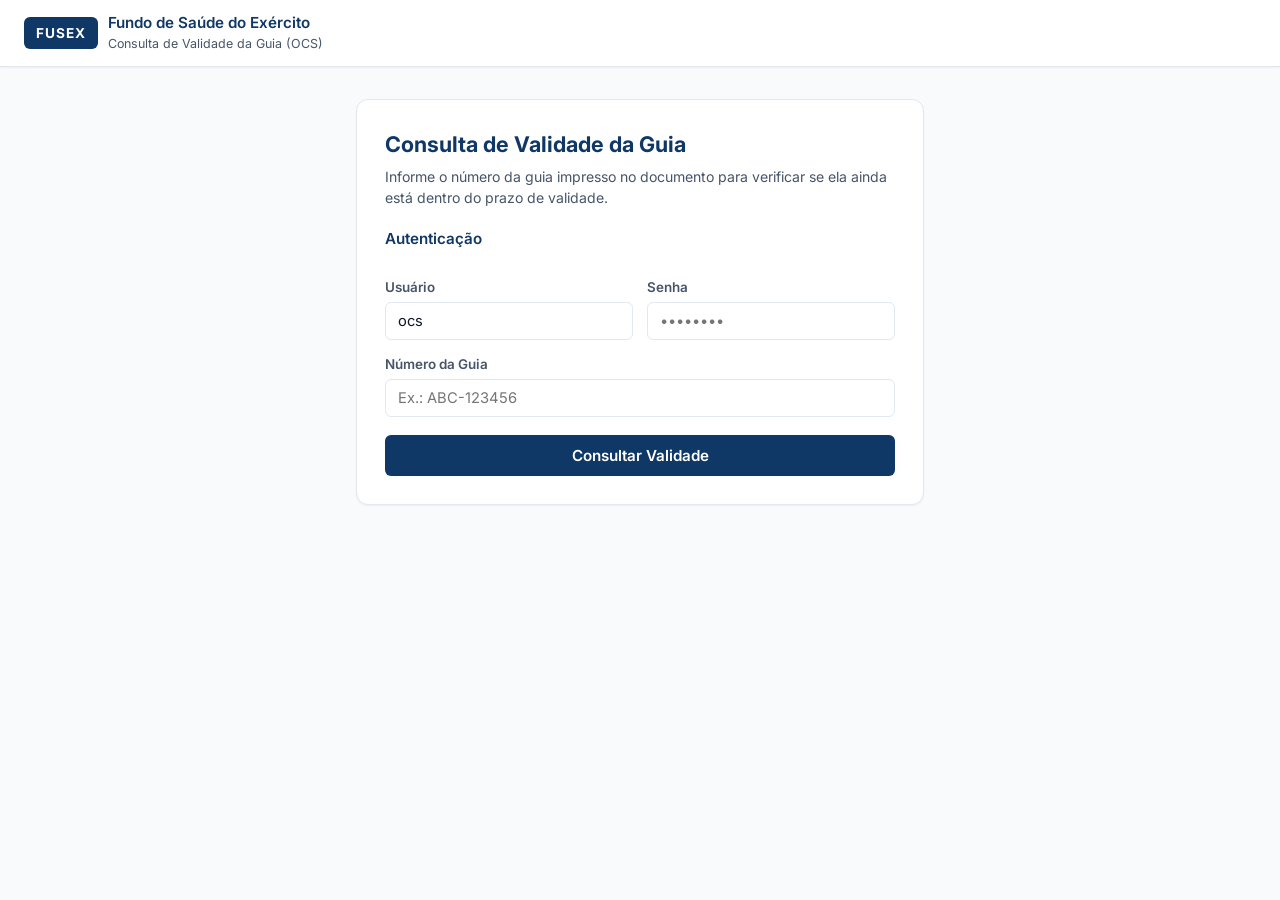
<file: fusex/src/main/resources/static/validade-guia.html>
<!DOCTYPE html>
<html lang="pt-BR">
<head>
  <meta charset="UTF-8">
  <meta name="viewport" content="width=device-width, initial-scale=1.0">
  <title>FUSEX - Consulta de Validade da Guia</title>
  <link rel="stylesheet" href="css/fusex-theme.css">
</head>
<body>

  <header class="app-header">
    <a href="index.html" class="brand-badge">
      <div class="brand-logo">FUSEX</div>
      <div>
        <div class="brand-title">Fundo de Saúde do Exército</div>
        <div class="brand-subtitle">Consulta de Validade da Guia (OCS)</div>
      </div>
    </a>
  </header>

  <main class="app-container">
    <div class="card">
      <h1 class="card-title">Consulta de Validade da Guia</h1>
      <p class="card-subtitle">Informe o número da guia impresso no documento para verificar se ela ainda está dentro do prazo de validade.</p>

      <div id="loginSection">
        <h2 style="font-size: 0.95em; font-weight: 600; color: var(--color-primary); margin: 0 0 12px 0;">
          Autenticação
        </h2>
        <div class="row2">
          <div>
            <label for="user">Usuário</label>
            <input type="text" id="user" value="ocs">
          </div>
          <div>
            <label for="pass">Senha</label>
            <input type="password" id="pass" placeholder="••••••••">
          </div>
        </div>
      </div>

      <label for="numeroGuia">Número da Guia</label>
      <input type="text" id="numeroGuia" placeholder="Ex.: ABC-123456">

      <button id="consultarBtn" type="button" class="btn btn-primary">
        Consultar Validade
      </button>

      <div id="loading" class="alert alert-info" hidden>
        <span>Consultando...</span>
      </div>
      <div id="errorMsg" class="alert alert-error" hidden></div>

      <div id="resultado" hidden style="margin-top: 24px;">
        <div id="statusBox" class="alert alert-column"></div>

        <div class="kv-list">
          <div class="kv-row">
            <span class="kv-label">Número da Guia</span>
            <span class="kv-val" id="resNumero">-</span>
          </div>
          <div class="kv-row">
            <span class="kv-label">Beneficiário</span>
            <span class="kv-val" id="resPaciente">-</span>
          </div>
          <div class="kv-row">
            <span class="kv-label">OCS Vinculada</span>
            <span class="kv-val" id="resOcs">-</span>
          </div>
          <div class="kv-row">
            <span class="kv-label">Data de Importação da Guia</span>
            <span class="kv-val" id="resDataImportacao">-</span>
          </div>
          <div class="kv-row">
            <span class="kv-label">Válida até</span>
            <span class="kv-val" id="resDataValidade">-</span>
          </div>
        </div>
      </div>
    </div>
  </main>

  <script>
    const numeroGuiaInput = document.getElementById('numeroGuia');
    const loading = document.getElementById('loading');
    const errorMsg = document.getElementById('errorMsg');
    const resultado = document.getElementById('resultado');
    const statusBox = document.getElementById('statusBox');

    const MOTIVOS = {
      GUIA_SUBSTITUIDA: 'Esta guia foi substituída por uma solicitação mais recente do mesmo médico e paciente.',
      GUIA_EXPIRADA: 'O prazo de validade desta guia já passou.',
      NUMERO_NAO_ENCONTRADO: 'Nenhuma guia foi encontrada com esse número.'
    };

    function preencher(id, valor, rotuloPendente) {
      const el = document.getElementById(id);
      if (valor === null || valor === undefined || valor === '') {
        el.textContent = rotuloPendente || 'Não informado';
        el.classList.add('pendente');
      } else {
        el.textContent = valor;
        el.classList.remove('pendente');
      }
    }

    async function consultar() {
      errorMsg.hidden = true;
      resultado.hidden = true;

      const numeroGuia = numeroGuiaInput.value.trim();
      if (!numeroGuia) {
        errorMsg.textContent = 'Informe o número da guia.';
        errorMsg.hidden = false;
        return;
      }

      const user = document.getElementById('user').value.trim();
      const pass = document.getElementById('pass').value;
      if (!user || !pass) {
        errorMsg.textContent = 'Informe usuário e senha para consultar.';
        errorMsg.hidden = false;
        return;
      }

      loading.hidden = false;

      try {
        const res = await fetch(`/api/guias/${encodeURIComponent(numeroGuia)}/validade`, {
          headers: { 'Authorization': 'Basic ' + btoa(user + ':' + pass) }
        });
        const data = await res.json();
        loading.hidden = true;

        if (!res.ok) {
          errorMsg.textContent = data.error || 'Não foi possível consultar a validade da guia.';
          errorMsg.hidden = false;
          return;
        }

        statusBox.className = 'alert alert-column ' + (data.valida ? 'alert-success' : 'alert-error');
        statusBox.innerHTML = data.valida
          ? '<strong>✓ Guia válida</strong>'
          : `<strong>✗ Guia inválida</strong><span>${MOTIVOS[data.motivoInvalidez] || 'Motivo não informado.'}</span>`;

        preencher('resNumero', data.numeroGuia);
        preencher('resPaciente', data.nomePaciente, 'Não informado');
        preencher('resOcs', data.ocsVinculada, 'Triagem ainda não preenchida');
        preencher('resDataImportacao',
          data.dataImportacaoGuia ? new Date(data.dataImportacaoGuia).toLocaleString('pt-BR') : null,
          'Guia ainda não importada');
        preencher('resDataValidade',
          data.dataValidade ? new Date(data.dataValidade + 'T00:00:00').toLocaleDateString('pt-BR') : null,
          'Guia ainda não importada');

        resultado.hidden = false;
      } catch (err) {
        loading.hidden = true;
        errorMsg.textContent = 'Erro ao consultar a validade da guia. Tente novamente.';
        errorMsg.hidden = false;
      }
    }

    document.getElementById('consultarBtn').addEventListener('click', consultar);

    ['user', 'pass', 'numeroGuia'].forEach(id => {
      document.getElementById(id).addEventListener('keydown', (e) => {
        if (e.key === 'Enter') consultar();
      });
    });
  </script>
</body>
</html>
</file>
<file: fusex/src/main/resources/static/css/fusex-theme.css>
/* ==========================================================================
   FUSEX - Design System & Theme
   Fundo de Saúde do Exército - Gestão Clínica & Auditoria
   ========================================================================== */

@import url('https://fonts.googleapis.com/css2?family=Inter:wght@400;500;600;700&display=swap');

:root {
  /* Color Palette (60-30-10 Rule) */
  --bg-app: #f8fafc;
  --bg-surface: #ffffff;
  --bg-muted: #f1f5f9;
  --bg-subtle: #f8fafc;

  /* Primary Brand - Military Health Navy */
  --color-primary: #103866;
  --color-primary-hover: #0c2b50;
  --color-primary-light: #eff6ff;
  --color-primary-border: #bfdbfe;

  /* Secondary / Neutral Text */
  --text-main: #0f172a;
  --text-muted: #475569;
  --text-subtle: #94a3b8;

  /* Borders & Dividers */
  --border-color: #e2e8f0;
  --border-focus: #103866;

  /* Semantic Alerts */
  --color-success-bg: #ecfdf5;
  --color-success-border: #a7f3d0;
  --color-success-text: #065f46;

  --color-warning-bg: #fffbeb;
  --color-warning-border: #fde68a;
  --color-warning-text: #92400e;

  --color-danger-bg: #fff1f2;
  --color-danger-border: #fecdd3;
  --color-danger-text: #9f1239;
  --color-danger-btn: #be123c;
  --color-danger-btn-hover: #9f1239;

  /* Shadows */
  --shadow-sm: 0 1px 2px 0 rgba(0, 0, 0, 0.05);
  --shadow-md: 0 4px 6px -1px rgba(0, 0, 0, 0.07), 0 2px 4px -2px rgba(0, 0, 0, 0.05);
  --shadow-lg: 0 10px 15px -3px rgba(0, 0, 0, 0.08), 0 4px 6px -4px rgba(0, 0, 0, 0.04);

  /* Radius */
  --radius-sm: 6px;
  --radius-md: 8px;
  --radius-lg: 12px;
  --radius-full: 9999px;

  /* Typography */
  --font-family: 'Inter', -apple-system, BlinkMacSystemFont, 'Segoe UI', Roboto, Helvetica, Arial, sans-serif;
}

* {
  box-sizing: border-box;
}

[hidden] {
  display: none !important;
}

body {
  font-family: var(--font-family);
  background-color: var(--bg-app);
  color: var(--text-main);
  margin: 0;
  padding: 0;
  line-height: 1.5;
  -webkit-font-smoothing: antialiased;
}

/* Page Wrapper & Layouts */
.app-header {
  background: var(--bg-surface);
  border-bottom: 1px solid var(--border-color);
  padding: 12px 24px;
  display: flex;
  justify-content: space-between;
  align-items: center;
  box-shadow: var(--shadow-sm);
  position: sticky;
  top: 0;
  z-index: 50;
}

.brand-badge {
  display: flex;
  align-items: center;
  gap: 10px;
  text-decoration: none;
  color: inherit;
}

.brand-logo {
  background: var(--color-primary);
  color: #fff;
  font-weight: 700;
  font-size: 0.85em;
  letter-spacing: 1px;
  padding: 6px 12px;
  border-radius: var(--radius-sm);
  display: inline-flex;
  align-items: center;
  justify-content: center;
}

.brand-title {
  font-weight: 600;
  font-size: 0.95em;
  color: var(--color-primary);
}

.brand-subtitle {
  font-size: 0.78em;
  color: var(--text-muted);
}

.app-container {
  max-width: 600px;
  margin: 32px auto;
  padding: 0 16px;
}

.app-container.wide {
  max-width: 800px;
}

/* Card Surface */
.card {
  background: var(--bg-surface);
  border: 1px solid var(--border-color);
  border-radius: var(--radius-lg);
  padding: 28px;
  box-shadow: var(--shadow-sm);
}

.card-title {
  font-size: 1.35em;
  font-weight: 700;
  color: var(--color-primary);
  margin: 0 0 6px 0;
}

.card-subtitle {
  font-size: 0.88em;
  color: var(--text-muted);
  margin: 0 0 20px 0;
}

.section-title {
  font-size: 0.95em;
  font-weight: 600;
  color: var(--text-main);
  margin: 24px 0 12px 0;
  padding-bottom: 6px;
  border-bottom: 1px solid var(--border-color);
  display: flex;
  align-items: center;
  gap: 8px;
}

/* Form Controls */
label {
  display: block;
  font-size: 0.84em;
  font-weight: 600;
  color: var(--text-muted);
  margin-top: 14px;
  margin-bottom: 5px;
}

input[type="text"],
input[type="number"],
input[type="password"],
input[type="file"],
select,
textarea {
  width: 100%;
  padding: 9px 12px;
  font-family: var(--font-family);
  font-size: 0.92em;
  color: var(--text-main);
  background: var(--bg-surface);
  border: 1px solid var(--border-color);
  border-radius: var(--radius-sm);
  transition: all 0.2s ease;
}

input:focus,
select:focus,
textarea:focus {
  outline: none;
  border-color: var(--border-focus);
  box-shadow: 0 0 0 3px rgba(16, 56, 102, 0.12);
}

textarea {
  resize: vertical;
  min-height: 70px;
}

.row2 {
  display: flex;
  gap: 14px;
}

.row2 > div {
  flex: 1;
}

/* Buttons */
.btn {
  display: inline-flex;
  align-items: center;
  justify-content: center;
  gap: 8px;
  width: 100%;
  padding: 10px 16px;
  font-family: var(--font-family);
  font-size: 0.95em;
  font-weight: 600;
  text-decoration: none;
  border-radius: var(--radius-sm);
  border: 1px solid transparent;
  cursor: pointer;
  transition: all 0.2s cubic-bezier(0.4, 0, 0.2, 1);
  margin-top: 18px;
}

.btn-primary {
  background: var(--color-primary);
  color: #fff;
}

.btn-primary:hover {
  background: var(--color-primary-hover);
  transform: translateY(-1px);
  box-shadow: var(--shadow-sm);
}

.btn-secondary {
  background: #fff;
  border: 1px solid var(--border-color);
  color: var(--text-main);
}

.btn-secondary:hover {
  background: var(--bg-muted);
  border-color: #cbd5e1;
}

.btn-success {
  background: #059669;
  color: #fff;
}

.btn-success:hover {
  background: #047857;
}

.btn-danger {
  background: var(--color-danger-btn);
  color: #fff;
}

.btn-danger:hover {
  background: var(--color-danger-btn-hover);
}

.btn-outline-danger {
  background: transparent;
  border: 1px solid #fca5a5;
  color: var(--color-danger-btn);
  padding: 4px 10px;
  font-size: 0.82em;
  margin: 0;
  width: auto;
}

.btn-outline-danger:hover {
  background: #fee2e2;
}

.btn:disabled {
  opacity: 0.65;
  cursor: not-allowed;
  transform: none;
}

/* Alerts and Messages */
.alert {
  padding: 12px 16px;
  border-radius: var(--radius-sm);
  font-size: 0.88em;
  margin-top: 16px;
  display: flex;
  align-items: flex-start;
  gap: 10px;
}

.alert-column {
  flex-direction: column;
  gap: 8px;
}

.alert-error {
  background: var(--color-danger-bg);
  border: 1px solid var(--color-danger-border);
  color: var(--color-danger-text);
}

.alert-success {
  background: var(--color-success-bg);
  border: 1px solid var(--color-success-border);
  color: var(--color-success-text);
}

.alert-warning {
  background: var(--color-warning-bg);
  border: 1px solid var(--color-warning-border);
  color: var(--color-warning-text);
}

.alert-info {
  background: var(--color-primary-light);
  border: 1px solid var(--color-primary-border);
  color: var(--color-primary);
}

/* Autocomplete Lists */
.autocomplete-wrap {
  position: relative;
}

.autocomplete-dropdown {
  list-style: none;
  margin: 0;
  padding: 4px 0;
  position: absolute;
  top: calc(100% + 4px);
  left: 0;
  right: 0;
  background: var(--bg-surface);
  border: 1px solid var(--border-color);
  border-radius: var(--radius-sm);
  max-height: 220px;
  overflow-y: auto;
  z-index: 100;
  box-shadow: var(--shadow-lg);
}

.autocomplete-dropdown li {
  padding: 9px 14px;
  cursor: pointer;
  font-size: 0.88em;
  transition: background 0.15s;
}

.autocomplete-dropdown li:hover {
  background: var(--color-primary-light);
}

.autocomplete-dropdown .meta {
  font-size: 0.78em;
  color: var(--text-muted);
  margin-top: 2px;
}

/* Badge / Pills */
.pill-group {
  display: flex;
  flex-wrap: wrap;
  gap: 8px;
  margin-top: 8px;
}

.pill-checkbox {
  display: inline-flex;
  align-items: center;
  gap: 6px;
  background: var(--bg-muted);
  border: 1px solid transparent;
  padding: 6px 12px;
  border-radius: var(--radius-full);
  font-size: 0.82em;
  font-weight: 500;
  color: var(--text-muted);
  cursor: pointer;
  user-select: none;
  transition: all 0.15s;
}

.pill-checkbox input {
  margin: 0;
  accent-color: var(--color-primary);
}

.pill-checkbox:hover {
  background: #e2e8f0;
}

.pill-checkbox.active {
  background: var(--color-primary-light);
  border-color: var(--color-primary-border);
  color: var(--color-primary);
  font-weight: 600;
}

/* Tables for Data Audit & Procedures */
.data-table {
  width: 100%;
  border-collapse: collapse;
  font-size: 0.86em;
  margin-top: 12px;
}

.data-table th {
  background: var(--bg-muted);
  color: var(--text-muted);
  text-align: left;
  padding: 10px 12px;
  font-weight: 600;
  border-bottom: 1px solid var(--border-color);
}

.data-table td {
  padding: 10px 12px;
  border-bottom: 1px solid var(--border-color);
  color: var(--text-main);
}

.data-table tr:last-child td {
  border-bottom: none;
}

.data-table tr:hover td {
  background: var(--bg-subtle);
}

/* User Status Bar in Header */
.user-profile-widget {
  display: flex;
  align-items: center;
  gap: 12px;
}

.user-profile-details {
  text-align: right;
}

.user-profile-name {
  font-size: 0.88em;
  font-weight: 600;
  color: var(--color-primary);
}

.user-profile-crm {
  font-size: 0.76em;
  color: var(--text-muted);
}

/* Key-Value Display for Medical Summaries & Guides */
.kv-list {
  display: flex;
  flex-direction: column;
}

.kv-row {
  display: flex;
  justify-content: space-between;
  align-items: baseline;
  padding: 8px 0;
  border-bottom: 1px solid var(--border-color);
  font-size: 0.88em;
  gap: 12px;
}

.kv-row:last-child {
  border-bottom: none;
}

.kv-label {
  color: var(--text-muted);
  flex-shrink: 0;
}

.kv-val {
  font-weight: 600;
  text-align: right;
  word-break: break-word;
  color: var(--text-main);
}

.kv-val.pendente {
  color: var(--color-warning-text);
  font-weight: 500;
  font-style: italic;
}

/* Financial Audit Total Box */
.audit-total-box {
  background: var(--bg-muted);
  border: 1px solid var(--border-color);
  border-radius: var(--radius-sm);
  padding: 12px 16px;
  display: flex;
  justify-content: space-between;
  align-items: center;
  margin-top: 12px;
}

.audit-total-label {
  font-size: 0.88em;
  font-weight: 600;
  color: var(--text-muted);
  text-transform: uppercase;
  letter-spacing: 0.5px;
}

.audit-total-value {
  font-size: 1.25em;
  font-weight: 700;
  color: var(--color-primary);
}

/* File Upload & Log Box for Importacao */
.file-upload-box {
  border: 2px dashed var(--border-color);
  border-radius: var(--radius-md);
  padding: 20px;
  text-align: center;
  background: var(--bg-subtle);
  transition: border-color 0.2s, background-color 0.2s;
  margin-top: 8px;
}

.file-upload-box:hover {
  border-color: var(--color-primary-border);
  background: var(--color-primary-light);
}

.log-box {
  margin-top: 12px;
  padding: 12px 16px;
  border-radius: var(--radius-sm);
  font-size: 0.86em;
  line-height: 1.5;
}

.log-box.sucesso {
  background: var(--color-success-bg);
  border: 1px solid var(--color-success-border);
  color: var(--color-success-text);
}

.log-box.erro {
  background: var(--color-danger-bg);
  border: 1px solid var(--color-danger-border);
  color: var(--color-danger-text);
}

.log-box .aviso {
  margin-top: 6px;
  padding-left: 12px;
  border-left: 2px solid var(--color-warning-border);
  color: var(--color-warning-text);
  font-size: 0.9em;
}

/* Print Styles */
@media print {
  body {
    background: #fff;
    color: #000;
    padding: 0;
  }

  .app-header,
  .no-print,
  button,
  .btn {
    display: none !important;
  }

  .app-container {
    max-width: 100% !important;
    margin: 0 !important;
    padding: 0 !important;
  }

  .card {
    border: none !important;
    box-shadow: none !important;
    padding: 0 !important;
  }
}
</file>
<file: fusex/src/main/resources/static/css/ocs-mockup-theme.css>
:root {
  --bg: #f3f6fa;
  --panel: #ffffff;
  --panel2: #eef2f7;
  --line: #d6dee8;
  --tx: #17212b;
  --mut: #5b6b7c;
  --blue: #2563eb;
  --green: #16a34a;
  --red: #dc2626;
  --amber: #d97706;
  --r: 10px;
  color-scheme: light;
}

* { box-sizing: border-box; }

body {
  margin: 0;
  background: var(--bg);
  color: var(--tx);
  font: 14px/1.5 "Segoe UI", Roboto, Helvetica, Arial, sans-serif;
  display: flex;
  min-height: 100vh;
}

button, input, select, textarea { font: inherit; color: inherit; }
:focus-visible { outline: 2px solid var(--blue); outline-offset: 2px; }

aside {
  width: 236px;
  background: #ffffff;
  border-right: 1px solid var(--line);
  padding: 20px 14px;
  display: flex;
  flex-direction: column;
  gap: 6px;
  flex-shrink: 0;
}

.brand {
  font-size: 19px;
  font-weight: 700;
  padding: 0 8px 14px;
  display: flex;
  align-items: center;
  gap: 10px;
  text-decoration: none;
  color: inherit;
}

.brand small {
  display: block;
  font-size: 10.5px;
  font-weight: 400;
  color: var(--mut);
  line-height: 1.25;
  margin-top: 1px;
}

.brand i {
  width: 30px;
  height: 30px;
  border-radius: 8px;
  background: linear-gradient(135deg, var(--blue), var(--green));
  display: grid;
  place-items: center;
  font-style: normal;
  font-size: 16px;
  color: #fff;
}

.nav { display: flex; flex-direction: column; gap: 2px; }

.nav a {
  padding: 9px 12px;
  border-radius: 8px;
  color: var(--mut);
  cursor: pointer;
  text-decoration: none;
}

.nav a.on, .nav a:hover { background: var(--panel2); color: var(--tx); }

.who {
  margin-top: auto;
  padding: 10px;
  border: 1px solid var(--line);
  border-radius: var(--r);
  font-size: 12px;
  color: var(--mut);
}

.who b { color: var(--tx); display: block; font-size: 13px; }

main { flex: 1; padding: 26px 32px; min-width: 0; }

h1 { font-size: 22px; margin: 0 0 2px; }
h2 { font-size: 16px; margin: 0 0 12px; }
.sub { color: var(--mut); margin: 0 0 20px; }

.card {
  background: var(--panel);
  border: 1px solid var(--line);
  border-radius: var(--r);
  padding: 18px;
  margin-bottom: 18px;
  box-shadow: 0 1px 2px rgba(23, 33, 43, .05);
}

.row { display: flex; gap: 14px; flex-wrap: wrap; }
.row > * { flex: 1; min-width: 170px; }

.head {
  display: flex;
  justify-content: space-between;
  align-items: center;
  gap: 10px;
  margin-bottom: 12px;
  flex-wrap: wrap;
}

.head h2 { margin: 0; }

label { display: block; font-size: 12px; color: var(--mut); margin-bottom: 4px; }

input, select, textarea {
  width: 100%;
  background: var(--bg);
  border: 1px solid var(--line);
  border-radius: 8px;
  padding: 8px 10px;
}

.btn {
  background: var(--blue);
  border: 0;
  border-radius: 8px;
  padding: 8px 14px;
  cursor: pointer;
  font-weight: 600;
  color: #fff;
  white-space: nowrap;
}

.btn.g { background: var(--green); color: #fff; }
.btn.o { background: none; border: 1px solid var(--line); color: var(--tx); }
.btn:disabled { opacity: .4; cursor: not-allowed; }

.tw { overflow-x: auto; }
table { width: 100%; border-collapse: collapse; }

th, td {
  text-align: left;
  padding: 10px 12px;
  border-bottom: 1px solid var(--line);
  white-space: nowrap;
}

th { font-size: 12px; color: var(--mut); font-weight: 600; background: var(--panel2); }

tr.click { cursor: pointer; }
tr.click:hover td { background: var(--panel2); }

.tag {
  display: inline-block;
  padding: 2px 9px;
  border-radius: 99px;
  font-size: 12px;
  font-weight: 600;
}

.t-ok { background: rgba(22, 163, 74, .12); color: #15803d; }
.t-bad { background: rgba(220, 38, 38, .12); color: #b91c1c; }
.t-wait { background: rgba(217, 119, 6, .14); color: #b45309; }
.t-info { background: rgba(37, 99, 235, .12); color: #1d4ed8; }

.stats { display: flex; gap: 14px; margin-bottom: 18px; flex-wrap: wrap; }

.stat {
  flex: 1;
  min-width: 150px;
  background: var(--panel);
  border: 1px solid var(--line);
  border-radius: var(--r);
  padding: 14px 16px;
}

.stat b { font-size: 24px; display: block; }
.stat span { color: var(--mut); font-size: 12px; }

.warn {
  border: 1px solid var(--amber);
  border-left: 5px solid var(--amber);
  background: rgba(217, 119, 6, .1);
  color: #92400e;
  padding: 12px 14px;
  border-radius: 8px;
  margin-bottom: 18px;
  font-weight: 600;
}

.erro {
  border: 1px solid var(--red);
  border-left: 5px solid var(--red);
  background: rgba(220, 38, 38, .08);
  color: #991b1b;
  padding: 12px 14px;
  border-radius: 8px;
  margin-bottom: 18px;
  font-weight: 600;
}

.hint { font-size: 12px; color: var(--mut); margin-top: 8px; }

.ov {
  position: fixed;
  inset: 0;
  background: rgba(15, 23, 32, .45);
  display: none;
  align-items: center;
  justify-content: center;
  z-index: 20;
  padding: 16px;
}

.ov.on { display: flex; }

.modal {
  background: var(--panel);
  border: 1px solid var(--line);
  border-radius: 14px;
  width: 100%;
  max-width: 520px;
  max-height: 92vh;
  overflow: auto;
  padding: 22px;
}

.modal h2 { font-size: 18px; }

.sign {
  margin: 14px 0;
  padding: 12px;
  border: 1px solid var(--amber);
  background: rgba(217, 119, 6, .08);
  border-radius: 8px;
  display: flex;
  gap: 10px;
  align-items: flex-start;
}

.sign input { width: auto; margin-top: 3px; }

.acts { display: flex; justify-content: flex-end; gap: 8px; margin-top: 16px; }

.toast {
  position: fixed;
  bottom: 22px;
  right: 22px;
  background: var(--green);
  color: #fff;
  padding: 12px 16px;
  border-radius: 10px;
  font-weight: 600;
  z-index: 40;
  display: none;
  max-width: 340px;
}

.toast.on { display: block; }
.toast.err { background: var(--amber); }

@media(max-width: 820px) {
  body { flex-direction: column; }
  aside { width: auto; flex-direction: row; flex-wrap: wrap; align-items: center; }
  .who { display: none; }
  .brand { padding: 0; }
  .nav { flex-direction: row; }
  main { padding: 18px; }
}
</file>
